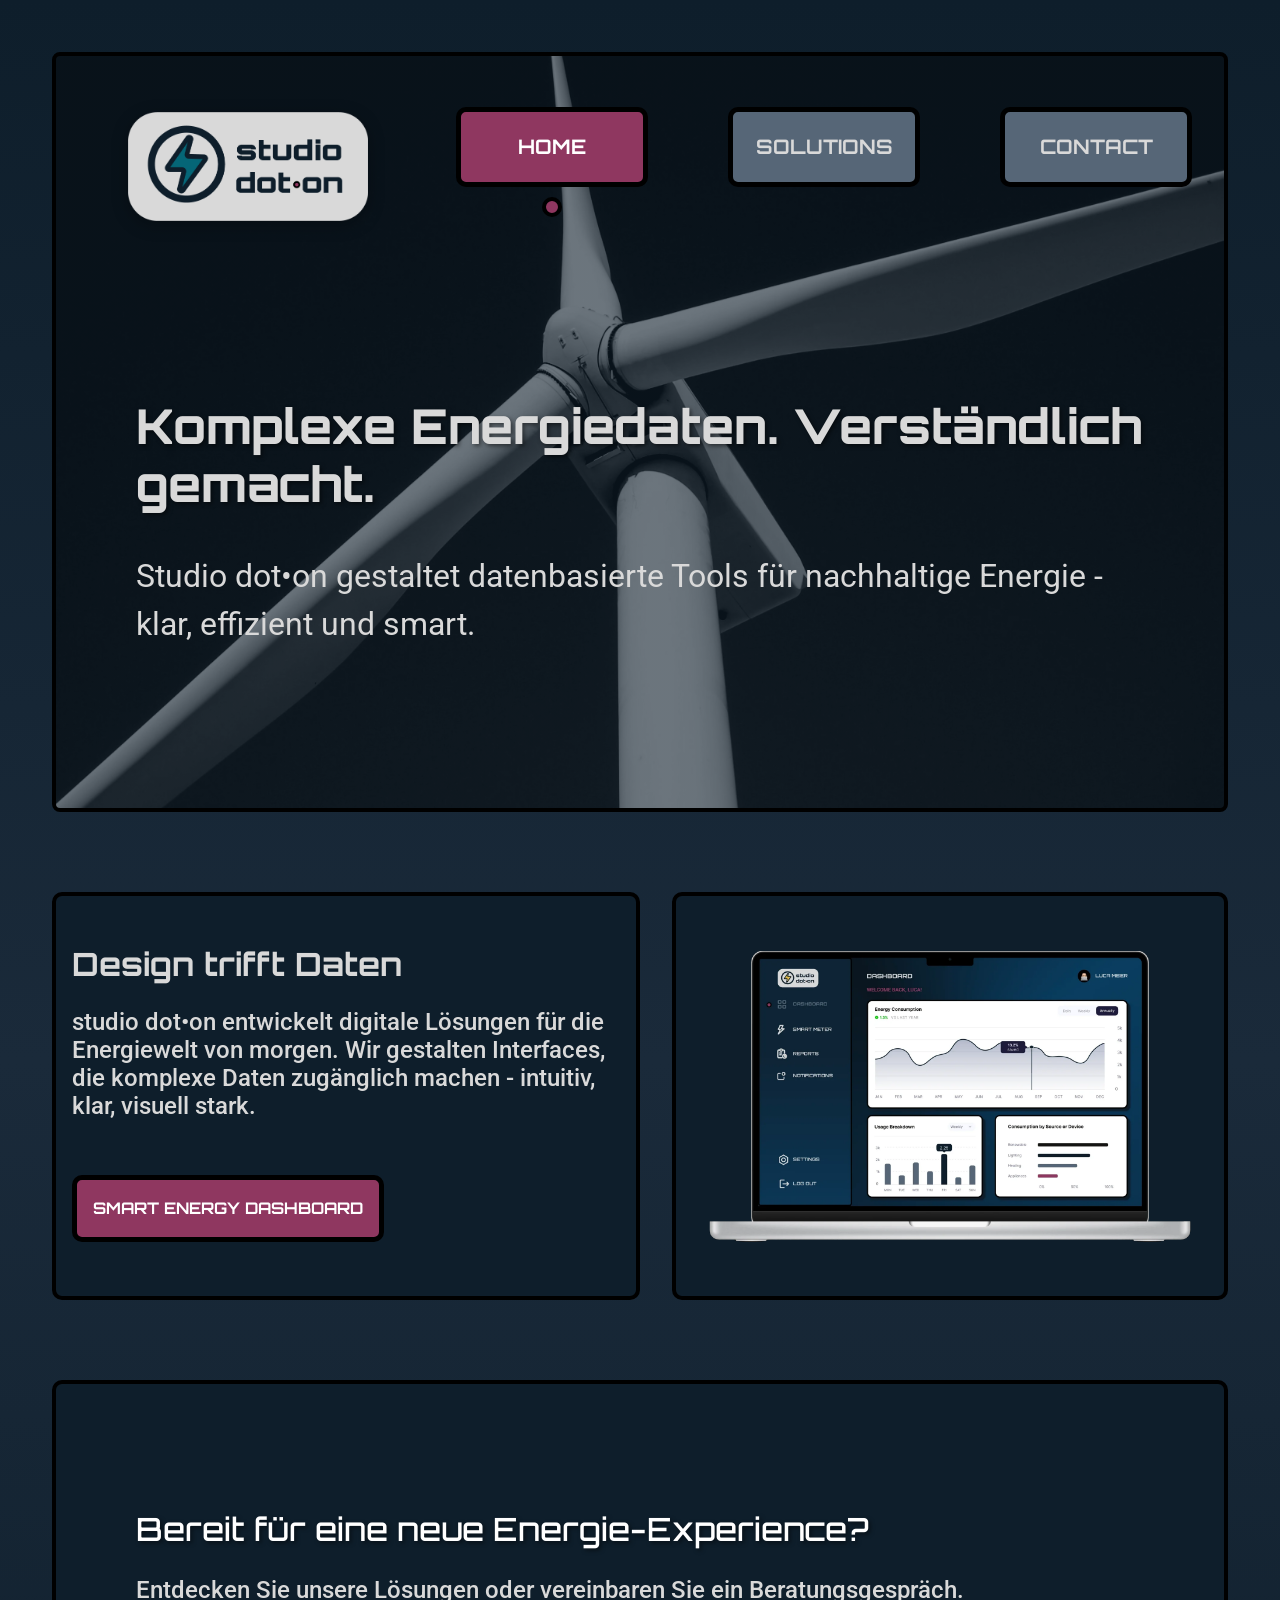
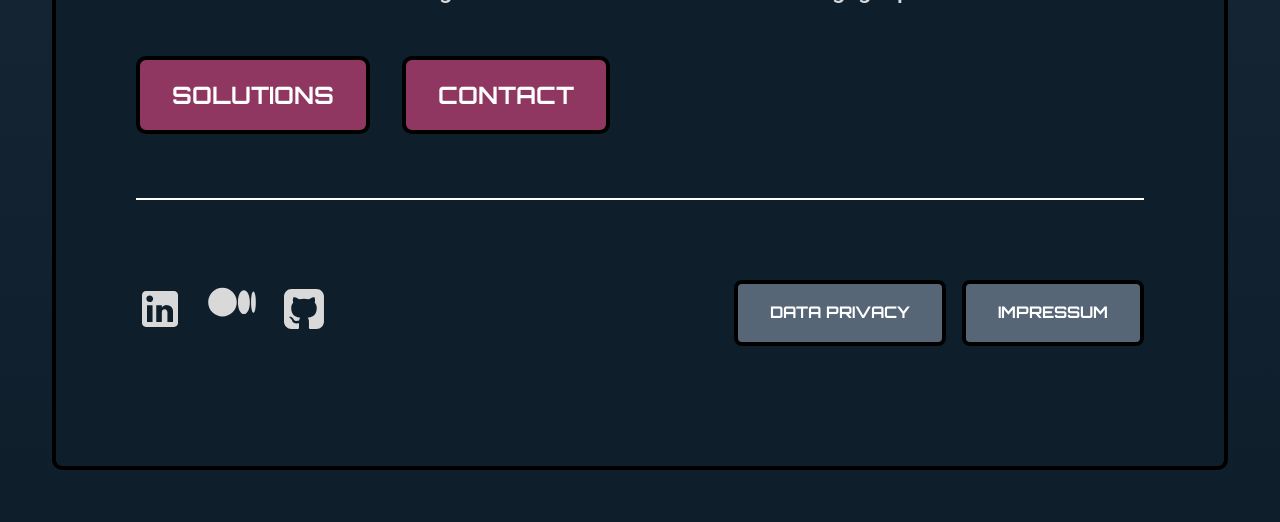
<file: index.html>
<!DOCTYPE html>
<html lang="de">

<head>
  <meta charset="UTF-8">
  <meta name="viewport" content="width=device-width, initial-scale=1.0">
  <meta name="description"
    content="Studio dot•on entwickelt digitale Lösungen für die Energiewelt von morgen. Wir gestalten Interfaces, die komplexe Daten zugänglich machen - intuitiv, klar, visuell stark.">
  <title>Studio dot•on</title>
  <link rel="icon" type="image/webp" href="images/favicon.webp">

  <link rel="stylesheet" href="assets/css/shared.css">
  <link rel="stylesheet" href="assets/css/main.css">
</head>

<body>
  <!-- Header Layout -->
  <header class="header-section hero-home">
    <nav class="header-nav">
      <a href="index.html" class="logo">
        <img src="images/logo.webp" alt="Studio dot•on Logo - Zurück zur Startseite">
      </a>

      <!-- Mobile Menu Toggle -->
      <input type="checkbox" id="mobile-menu-toggle" class="mobile-menu-toggle">
      <label for="mobile-menu-toggle" class="mobile-menu-button">
        <span class="hamburger-line"></span>
        <span class="hamburger-line"></span>
        <span class="hamburger-line"></span>
      </label>

      <ul class="main-nav">
        <li class="nav-item active">
          <a href="index.html" class="active">Home</a>
          <div class="dot-item"></div>
        </li>
        <li class="nav-item">
          <a href="solutions.html">Solutions</a>
        </li>
        <li class="nav-item">
          <a href="contact.html">Contact</a>
        </li>
      </ul>
    </nav>

    <div class="hero-content">
      <h1>Komplexe Energiedaten. Verständlich gemacht.</h1>
      <p>Studio dot•on gestaltet datenbasierte Tools für nachhaltige Energie - klar, effizient und smart.</p>
    </div>
  </header>

  <!-- Content Layout -->
  <main class="section" id="main-content">
    <section class="content-section">
      <h2>Design trifft Daten</h2>
      <p>studio dot•on entwickelt digitale Lösungen für die Energiewelt von morgen. Wir gestalten Interfaces, die
        komplexe Daten zugänglich machen - intuitiv, klar, visuell stark.</p>
      <ul>
        <li><a href="solutions.html">Smart Energy Dashboard</a></li>
      </ul>
    </section>

    <section class="preview-section">
      <picture>
        <source srcset="images/preview-sed.webp" type="image/webp">
        <img src="images/preview-sed.webp" alt="Erste Übersicht über das Smart Energy Dashboard Interface">
      </picture>
    </section>

  </main>

  <!-- Footer Layout -->

  <footer class="footer-section">
    <!-- Footer CTA -->
    <div class="footer-cta-section">
      <h2>Bereit für eine neue Energie-Experience?</h2>
      <p>Entdecken Sie unsere Lösungen oder vereinbaren Sie ein Beratungsgespräch.</p>
      <div class="footer-cta-buttons">
        <a href="solutions.html" class="cta-button">Solutions</a>
        <a href="contact.html" class="cta-button">Contact</a>
      </div>
    </div>

    <!-- Footer Social Media Left -->
    <div class="footer-bottom">
      <div class="footer-social">
        <a href="#" aria-label="LinkedIn">
          <img src="images/linkedin.svg" alt="LinkedIn Icon">
        </a>
        <a href="#" aria-label="Medium">
          <img src="images/medium.svg" alt="Medium Icon">
        </a>
        <a href="#" aria-label="GitHub">
          <img src="images/github.svg" alt="GitHub Icon">
        </a>
      </div>

      <!-- Footer Legal Right -->
      <div class="footer-legal">
        <a href="data-privacy.html" class="legal-button">Data Privacy</a>
        <a href="impressum.html" class="legal-button">Impressum</a>
      </div>
    </div>
  </footer>

</body>

</html>
</file>
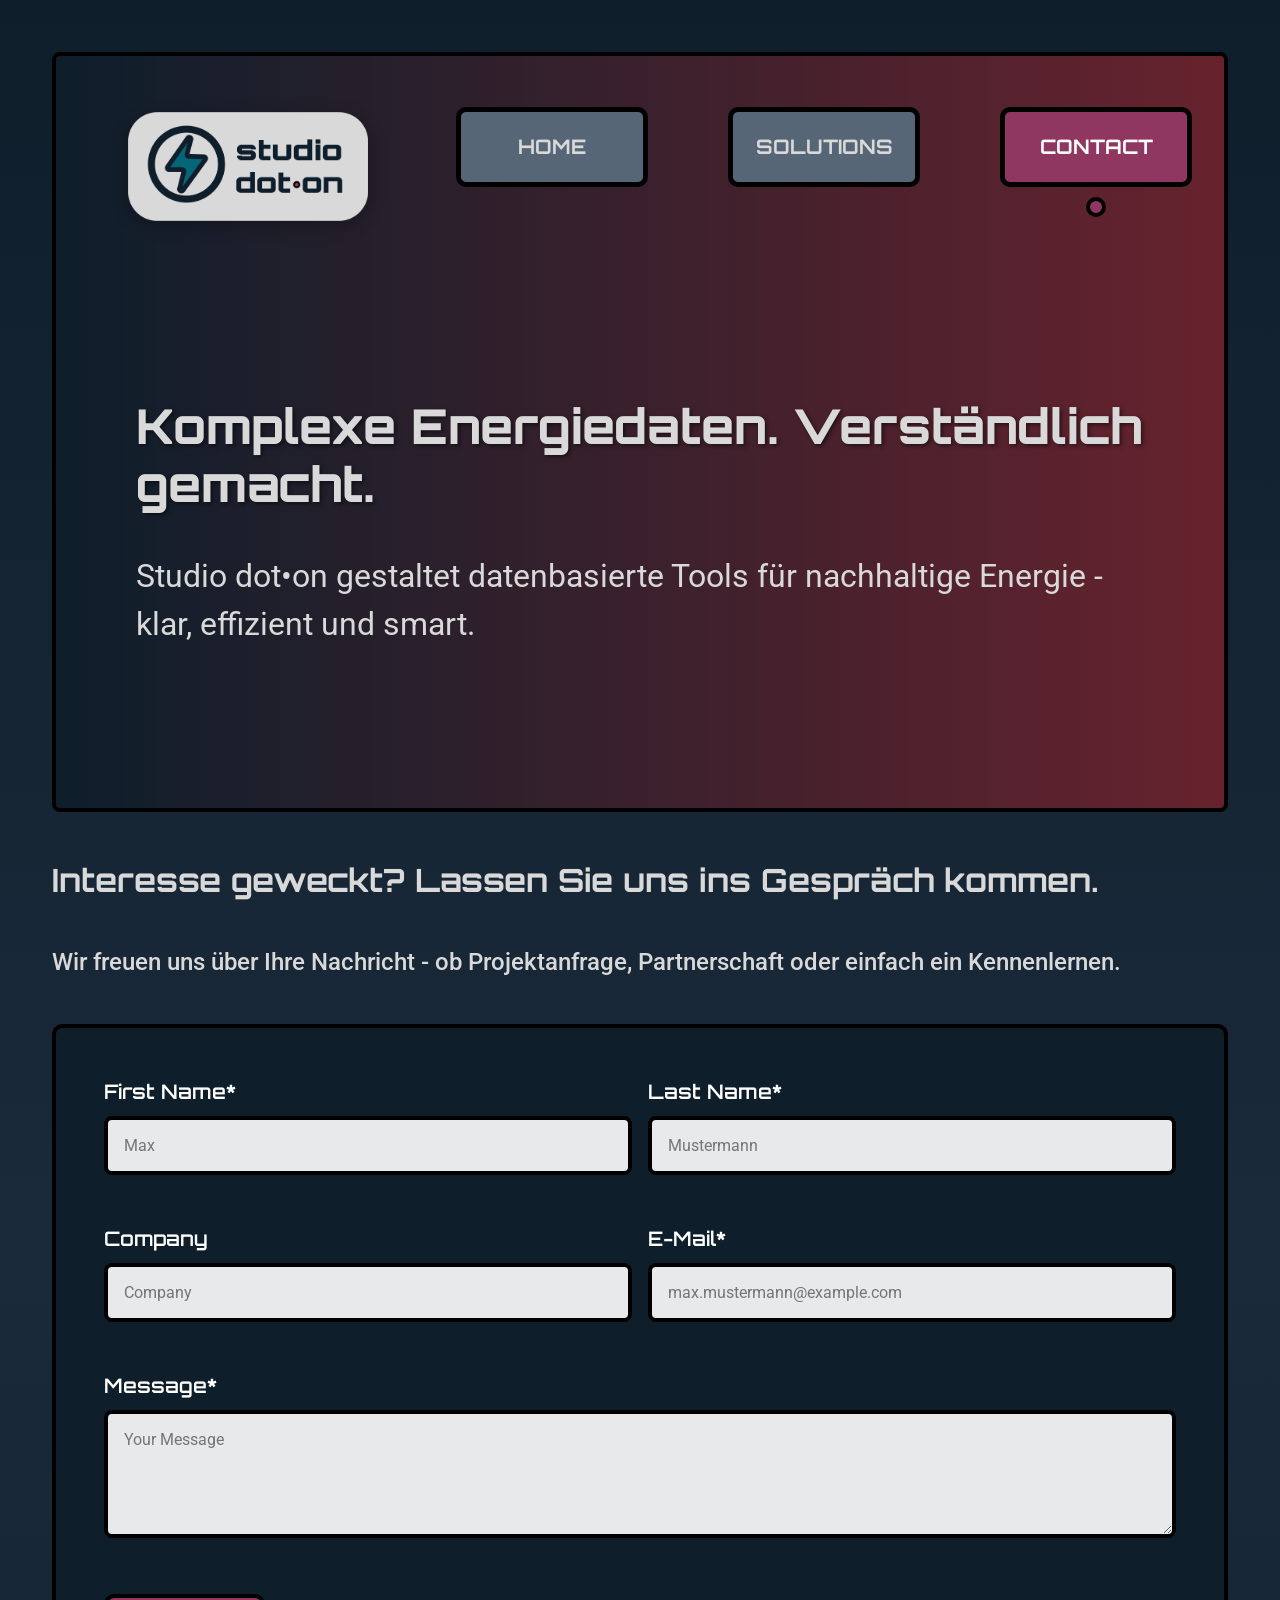
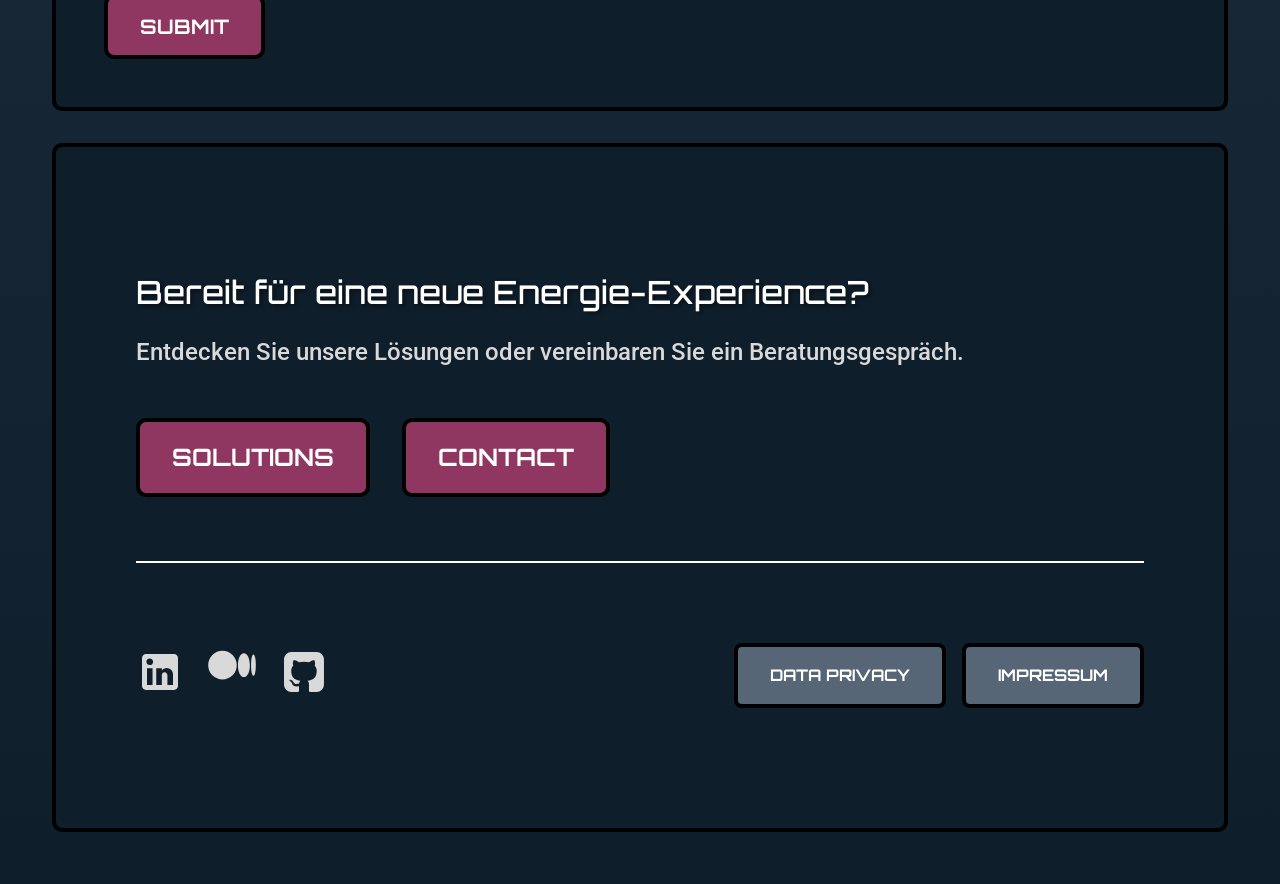
<file: contact.html>
<!DOCTYPE html>
<html lang="de">

<head>
  <meta charset="UTF-8">
  <meta name="viewport" content="width=device-width, initial-scale=1.0">
  <meta name="description"
    content="Kontaktieren Sie Studio dot•on für Projektanfragen, Partnerschaften oder ein Kennenlernen. Wir freuen uns über Ihre Nachricht.">
  <title>Studio dot•on - Contact</title>
  <link rel="icon" type="image/webp" href="images/favicon.webp">

  <link rel="stylesheet" href="assets/css/shared.css">
  <link rel="stylesheet" href="assets/css/contact.css">
</head>

<body>
  <!-- Header Layout -->
  <header class="header-section hero-contact">
    <nav class="header-nav">
      <a href="index.html" class="logo">
        <img src="images/logo.webp" alt="Studio dot•on Logo -  Zurück zur Startseite">
      </a>

      <!-- Mobile Menu Toggle -->
      <input type="checkbox" id="mobile-menu-toggle" class="mobile-menu-toggle">
      <label for="mobile-menu-toggle" class="mobile-menu-button">
        <span class="hamburger-line"></span>
        <span class="hamburger-line"></span>
        <span class="hamburger-line"></span>
      </label>

      <ul class="main-nav">
        <li class="nav-item">
          <a href="index.html">Home</a>
        </li>
        <li class="nav-item">
          <a href="solutions.html">Solutions</a>
        </li>
        <li class="nav-item active">
          <a href="contact.html" class="active">Contact</a>
          <div class="dot-item"></div>
        </li>
      </ul>
    </nav>

    <div class="hero-content">
      <h1>Komplexe Energiedaten. Verständlich gemacht.</h1>
      <p>Studio dot•on gestaltet datenbasierte Tools für nachhaltige Energie - klar, effizient und smart.</p>
    </div>
  </header>

  <!-- Content Layout -->
  <main id="main-content">
    <h2 class="section-title">Interesse geweckt? Lassen Sie uns ins Gespräch kommen.</h2>
    <p class="section-subtitle">Wir freuen uns über Ihre Nachricht - ob Projektanfrage, Partnerschaft oder einfach ein
      Kennenlernen.</p>

    <section class="contact-form">
      <!-- Contact Form -->
      <form action="#" method="post">

        <!-- Input Field: Name -->
        <div class="form-group">
          <label for="name">First Name*</label>
          <input id="name" name="name" type="text" placeholder="Max" autocomplete="given-name" required>
        </div>

        <!-- Input Field: Last Name -->
        <div class="form-group">
          <label for="last-name">Last Name*</label>
          <input id="last-name" name="last-name" type="text" placeholder="Mustermann" autocomplete="family-name" required>
        </div>

        <!-- Input Field: Company -->
        <div class="form-group">
          <label for="company">Company</label>
          <input id="company" name="company" type="text" placeholder="Company" autocomplete="organization">
        </div>

        <!-- Input Field: Email -->
        <div class="form-group">
          <label for="email">E-Mail*</label>
          <input id="email" name="email" type="email" placeholder="max.mustermann@example.com" autocomplete="email"
            required>
        </div>

        <!-- Input Field: Message -->
        <div class="form-group">
          <label for="message">Message*</label>
          <textarea id="message" name="message" placeholder="Your Message" required></textarea>
        </div>

        <!-- Submit Button -->
        <button type="submit" class="submit-button">Submit</button>
      </form>
      <!-- End of Contact Form -->
    </section>
  </main>

  <!-- Footer Layout -->

  <footer class="footer-section">
    <!-- Footer CTA -->
    <div class="footer-cta-section">
      <h2>Bereit für eine neue Energie-Experience?</h2>
      <p>Entdecken Sie unsere Lösungen oder vereinbaren Sie ein Beratungsgespräch.</p>
      <div class="footer-cta-buttons">
        <a href="solutions.html" class="cta-button">Solutions</a>
        <a href="contact.html" class="cta-button">Contact</a>
      </div>
    </div>

    <!-- Footer Social Media Left -->
    <div class="footer-bottom">
      <div class="footer-social">
        <a href="#" aria-label="LinkedIn">
          <img src="images/linkedin.svg" alt="LinkedIn Icon">
        </a>
        <a href="#" aria-label="Medium">
          <img src="images/medium.svg" alt="Medium Icon">
        </a>
        <a href="#" aria-label="GitHub">
          <img src="images/github.svg" alt="GitHub Icon">
        </a>
      </div>

      <!-- Footer Legal Right -->
      <div class="footer-legal">
        <a href="data-privacy.html" class="legal-button">Data Privacy</a>
        <a href="impressum.html" class="legal-button">Impressum</a>
      </div>
    </div>
  </footer>

</body>

</html>
</file>
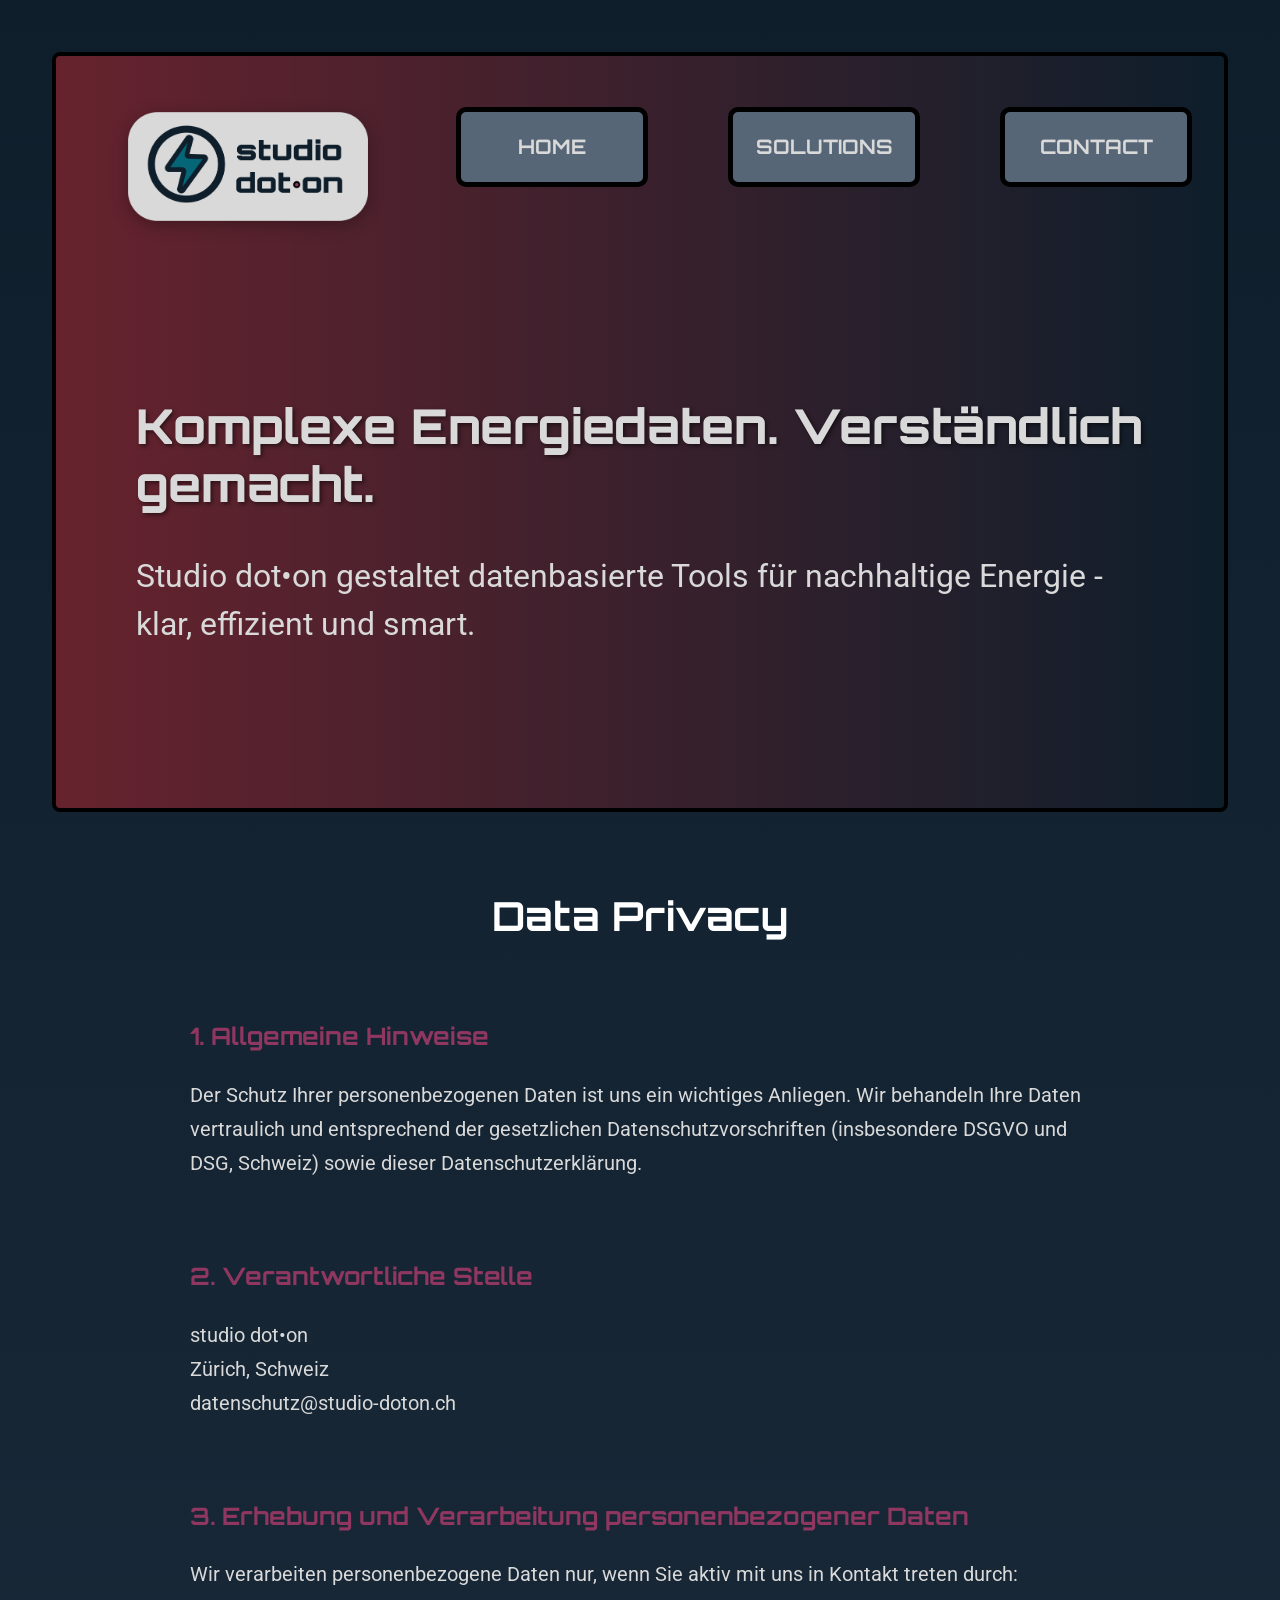
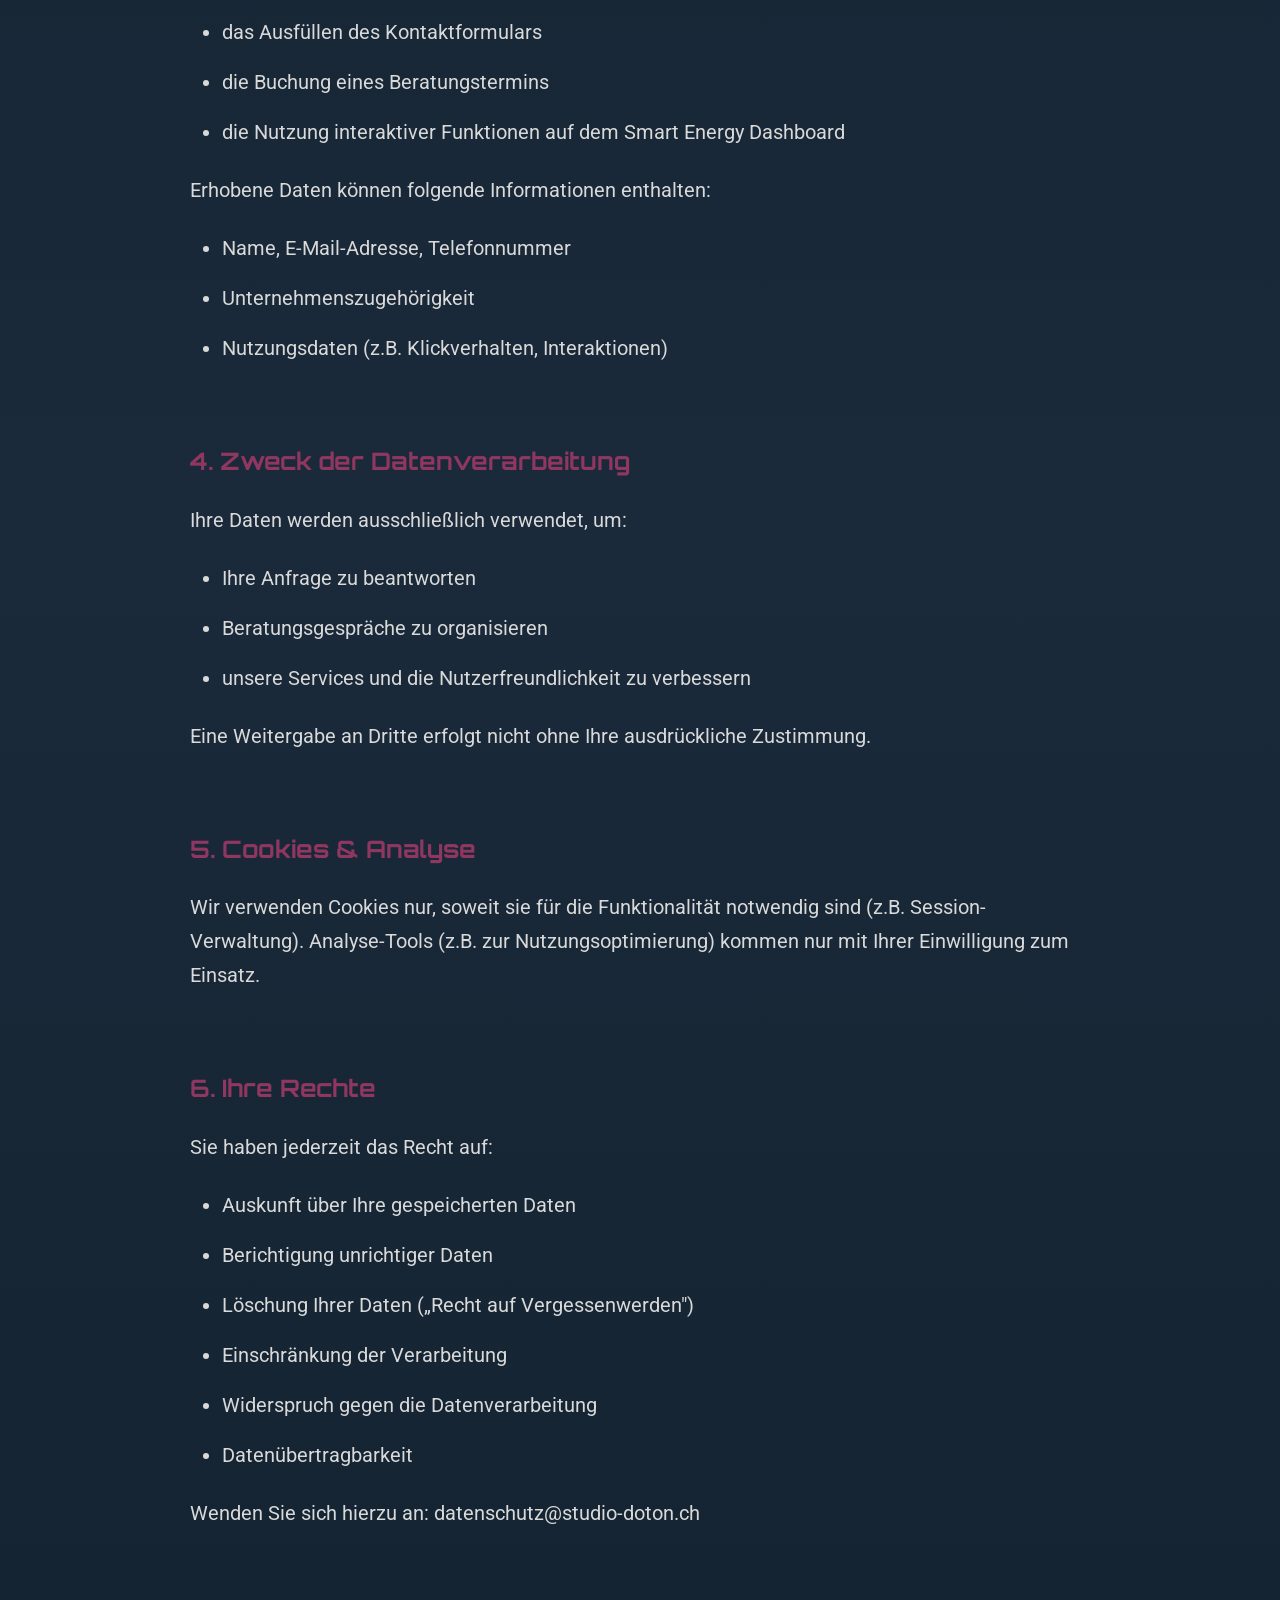
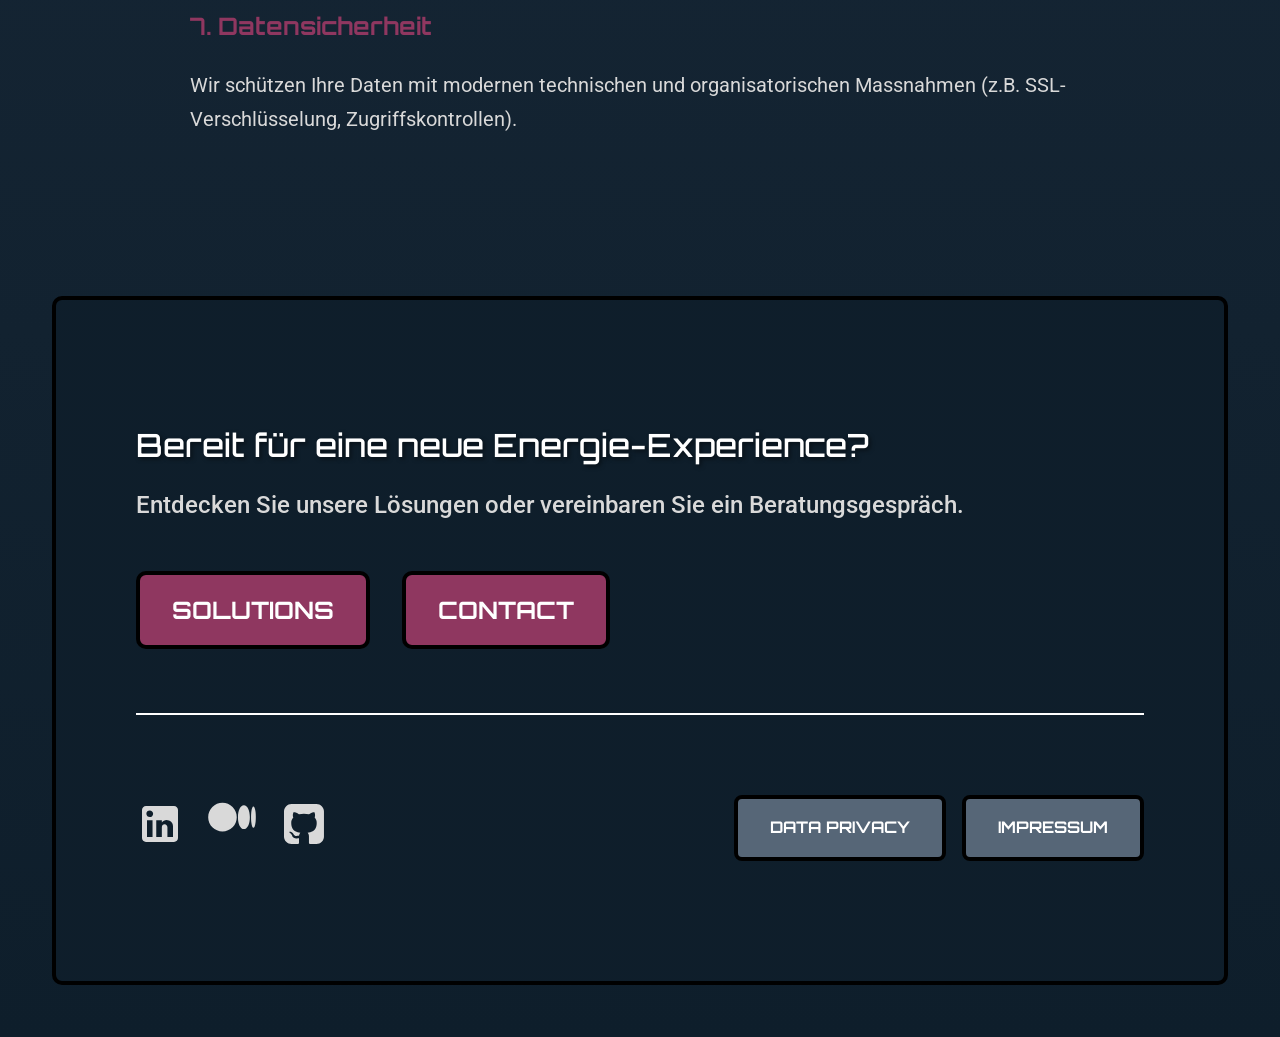
<file: data-privacy.html>
<!DOCTYPE html>
<html lang="de">

<head>
  <meta charset="UTF-8">
  <meta name="viewport" content="width=device-width, initial-scale=1.0">
  <meta name="description"
    content="Datenschutzerklärung von Studio dot•on - Informationen zum Schutz und zur Verarbeitung Ihrer personenbezogenen Daten gemäss DSGVO.">
  <title>Studio dot•on - Data Privacy</title>
  <link rel="icon" type="image/webp" href="images/favicon.webp">

  <link rel="stylesheet" href="assets/css/shared.css">
  <link rel="stylesheet" href="assets/css/data-privacy.css">
</head>

<body>
  <!-- Header Layout -->
  <header class="header-section hero-legal">
    <nav class="header-nav">
      <a href="index.html" class="logo">
        <img src="images/logo.webp" alt="Studio dot•on Logo - Zurück zur Startseite">
      </a>

      <!-- Mobile Menu Toggle -->
      <input type="checkbox" id="mobile-menu-toggle" class="mobile-menu-toggle">
      <label for="mobile-menu-toggle" class="mobile-menu-button">
        <span class="hamburger-line"></span>
        <span class="hamburger-line"></span>
        <span class="hamburger-line"></span>
      </label>

      <ul class="main-nav">
        <li class="nav-item">
          <a href="index.html">Home</a>
        </li>
        <li class="nav-item">
          <a href="solutions.html">Solutions</a>
        </li>
        <li class="nav-item">
          <a href="contact.html">Contact</a>
        </li>
      </ul>
    </nav>

    <div class="hero-content">
      <h1>Komplexe Energiedaten. Verständlich gemacht.</h1>
      <p>Studio dot•on gestaltet datenbasierte Tools für nachhaltige Energie - klar, effizient und smart.</p>
    </div>
  </header>

  <!-- Content Layout -->
  <main id="main-content">
    <div class="content-container">
      <h2 class="section-title">Data Privacy</h2>

      <section class="privacy-section">
        <h3>1. Allgemeine Hinweise</h3>
        <p>
          Der Schutz Ihrer personenbezogenen Daten ist uns ein wichtiges Anliegen. Wir behandeln Ihre Daten vertraulich
          und entsprechend der gesetzlichen Datenschutzvorschriften (insbesondere DSGVO und DSG, Schweiz) sowie dieser
          Datenschutzerklärung.
        </p>
      </section>

      <section class="privacy-section">
        <h3>2. Verantwortliche Stelle</h3>
        <p>
          studio dot•on<br>
          Zürich, Schweiz<br>
          datenschutz@studio-doton.ch
        </p>
      </section>

      <section class="privacy-section">
        <h3>3. Erhebung und Verarbeitung personenbezogener Daten</h3>
        <p>Wir verarbeiten personenbezogene Daten nur, wenn Sie aktiv mit uns in Kontakt treten durch:</p>
        <ul>
          <li>das Ausfüllen des Kontaktformulars</li>
          <li>die Buchung eines Beratungstermins</li>
          <li>die Nutzung interaktiver Funktionen auf dem Smart Energy Dashboard</li>
        </ul>
        <p>Erhobene Daten können folgende Informationen enthalten:</p>
        <ul>
          <li>Name, E-Mail-Adresse, Telefonnummer</li>
          <li>Unternehmenszugehörigkeit</li>
          <li>Nutzungsdaten (z.B. Klickverhalten, Interaktionen)</li>
        </ul>
      </section>

      <section class="privacy-section">
        <h3>4. Zweck der Datenverarbeitung</h3>
        <p>Ihre Daten werden ausschließlich verwendet, um:</p>
        <ul>
          <li>Ihre Anfrage zu beantworten</li>
          <li>Beratungsgespräche zu organisieren</li>
          <li>unsere Services und die Nutzerfreundlichkeit zu verbessern</li>
        </ul>
        <p>Eine Weitergabe an Dritte erfolgt nicht ohne Ihre ausdrückliche Zustimmung.</p>
      </section>

      <section class="privacy-section">
        <h3>5. Cookies & Analyse</h3>
        <p>
          Wir verwenden Cookies nur, soweit sie für die Funktionalität notwendig sind (z.B. Session-Verwaltung).
          Analyse-Tools (z.B. zur Nutzungsoptimierung) kommen nur mit Ihrer Einwilligung zum Einsatz.
        </p>
      </section>

      <section class="privacy-section">
        <h3>6. Ihre Rechte</h3>
        <p>Sie haben jederzeit das Recht auf:</p>
        <ul>
          <li>Auskunft über Ihre gespeicherten Daten</li>
          <li>Berichtigung unrichtiger Daten</li>
          <li>Löschung Ihrer Daten („Recht auf Vergessenwerden")</li>
          <li>Einschränkung der Verarbeitung</li>
          <li>Widerspruch gegen die Datenverarbeitung</li>
          <li>Datenübertragbarkeit</li>
        </ul>
        <p>Wenden Sie sich hierzu an: datenschutz@studio-doton.ch</p>
      </section>

      <section class="privacy-section">
        <h3>7. Datensicherheit</h3>
        <p>
          Wir schützen Ihre Daten mit modernen technischen und organisatorischen Massnahmen (z.B. SSL-Verschlüsselung,
          Zugriffskontrollen).
        </p>
      </section>
    </div>
  </main>

  <!-- Footer Layout -->

  <footer class="footer-section">
    <!-- Footer CTA -->
    <div class="footer-cta-section">
      <h2>Bereit für eine neue Energie-Experience?</h2>
      <p>Entdecken Sie unsere Lösungen oder vereinbaren Sie ein Beratungsgespräch.</p>
      <div class="footer-cta-buttons">
        <a href="solutions.html" class="cta-button">Solutions</a>
        <a href="contact.html" class="cta-button">Contact</a>
      </div>
    </div>

    <!-- Footer Social Media Left -->
    <div class="footer-bottom">
      <div class="footer-social">
        <a href="#" aria-label="LinkedIn">
          <img src="images/linkedin.svg" alt="LinkedIn Icon">
        </a>
        <a href="#" aria-label="Medium">
          <img src="images/medium.svg" alt="Medium Icon">
        </a>
        <a href="#" aria-label="GitHub">
          <img src="images/github.svg" alt="GitHub Icon">
        </a>
      </div>

      <!-- Footer Legal Right -->
      <div class="footer-legal">
        <a href="data-privacy.html" class="legal-button">Data Privacy</a>
        <a href="impressum.html" class="legal-button">Impressum</a>
      </div>
    </div>
  </footer>

</body>

</html>
</file>
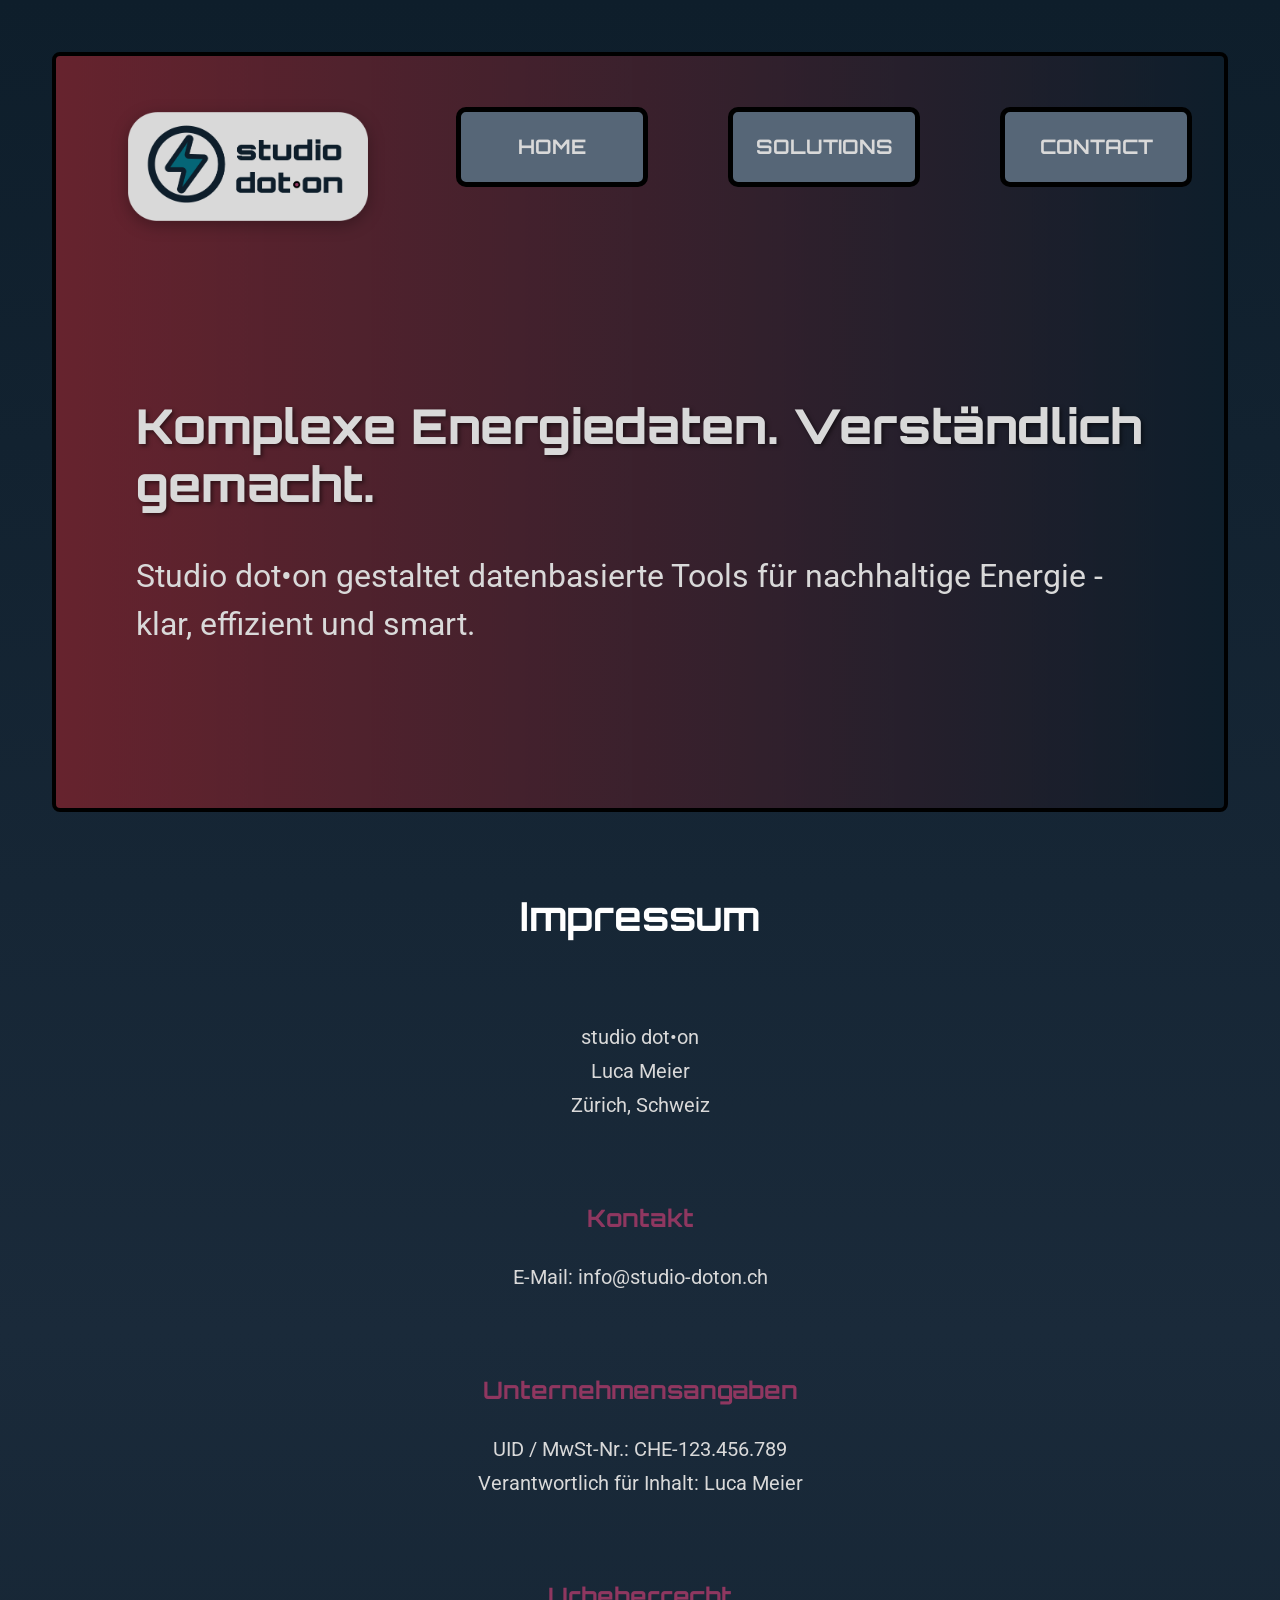
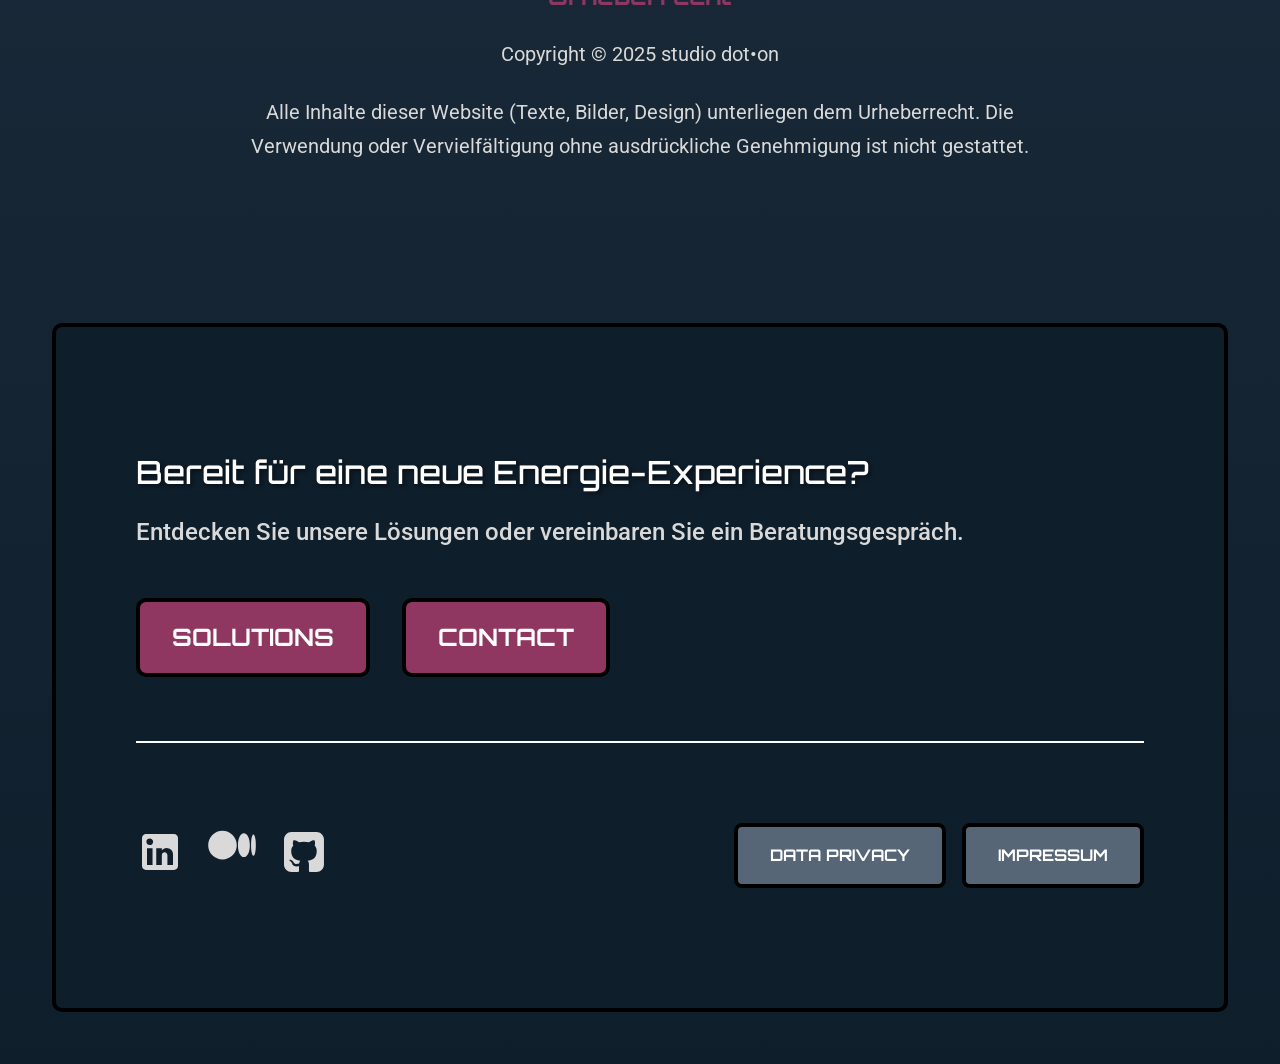
<file: impressum.html>
<!DOCTYPE html>
<html lang="de">

<head>
  <meta charset="UTF-8">
  <meta name="viewport" content="width=device-width, initial-scale=1.0">
  <meta name="description"
    content="Impressum von Studio dot•on - Rechtliche Informationen und Kontaktdaten des Unternehmens.">
  <title>Studio dot•on - Impressum</title>
  <link rel="icon" type="image/webp" href="images/favicon.webp">

  <link rel="stylesheet" href="assets/css/shared.css">
  <link rel="stylesheet" href="assets/css/impressum.css">
</head>

<body>
  <!-- Header Layout -->
  <header class="header-section hero-legal">
    <nav class="header-nav">
      <a href="index.html" class="logo">
        <img src="images/logo.webp" alt="Studio dot•on Logo -  Zurück zur Startseite">
      </a>

      <!-- Mobile Menu Toggle -->
      <input type="checkbox" id="mobile-menu-toggle" class="mobile-menu-toggle">
      <label for="mobile-menu-toggle" class="mobile-menu-button">
        <span class="hamburger-line"></span>
        <span class="hamburger-line"></span>
        <span class="hamburger-line"></span>
      </label>

      <ul class="main-nav">
        <li class="nav-item">
          <a href="index.html">Home</a>
        </li>
        <li class="nav-item">
          <a href="solutions.html">Solutions</a>
        </li>
        <li class="nav-item">
          <a href="contact.html">Contact</a>
        </li>
      </ul>
    </nav>

    <div class="hero-content">
      <h1>Komplexe Energiedaten. Verständlich gemacht.</h1>
      <p>Studio dot•on gestaltet datenbasierte Tools für nachhaltige Energie - klar, effizient und smart.</p>
    </div>
  </header>

  <!-- Content Layout -->
  <main id="main-content">
    <div class="content-container">
      <h2 class="section-title">Impressum</h2>

      <section class="impressum-section">
        <p>studio dot•on<br>
          Luca Meier<br>
          Zürich, Schweiz
        </p>
      </section>

      <section class="impressum-section">
        <h3>Kontakt</h3>
        <p>
          E-Mail: info@studio-doton.ch
        </p>
      </section>

      <section class="impressum-section">
        <h3>Unternehmensangaben</h3>
        <p>
          UID / MwSt-Nr.: CHE-123.456.789<br>
          Verantwortlich für Inhalt: Luca Meier
        </p>
      </section>

      <section class="impressum-section">
        <h3>Urheberrecht</h3>
        <p>
          Copyright © 2025 studio dot•on
        </p>
        <p>
          Alle Inhalte dieser Website (Texte, Bilder, Design) unterliegen dem Urheberrecht.
          Die Verwendung oder Vervielfältigung ohne ausdrückliche Genehmigung ist nicht gestattet.
        </p>
      </section>
    </div>
  </main>

  <!-- Footer Layout -->

  <footer class="footer-section">
    <!-- Footer CTA -->
    <div class="footer-cta-section">
      <h2>Bereit für eine neue Energie-Experience?</h2>
      <p>Entdecken Sie unsere Lösungen oder vereinbaren Sie ein Beratungsgespräch.</p>
      <div class="footer-cta-buttons">
        <a href="solutions.html" class="cta-button">Solutions</a>
        <a href="contact.html" class="cta-button">Contact</a>
      </div>
    </div>

    <!-- Footer Social Media Left -->
    <div class="footer-bottom">
      <div class="footer-social">
        <a href="#" aria-label="LinkedIn">
          <img src="images/linkedin.svg" alt="LinkedIn Icon">
        </a>
        <a href="#" aria-label="Medium">
          <img src="images/medium.svg" alt="Medium Icon">
        </a>
        <a href="#" aria-label="GitHub">
          <img src="images/github.svg" alt="GitHub Icon">
        </a>
      </div>

      <!-- Footer Legal Right -->
      <div class="footer-legal">
        <a href="data-privacy.html" class="legal-button">Data Privacy</a>
        <a href="impressum.html" class="legal-button">Impressum</a>
      </div>
    </div>
  </footer>

</body>

</html>
</file>
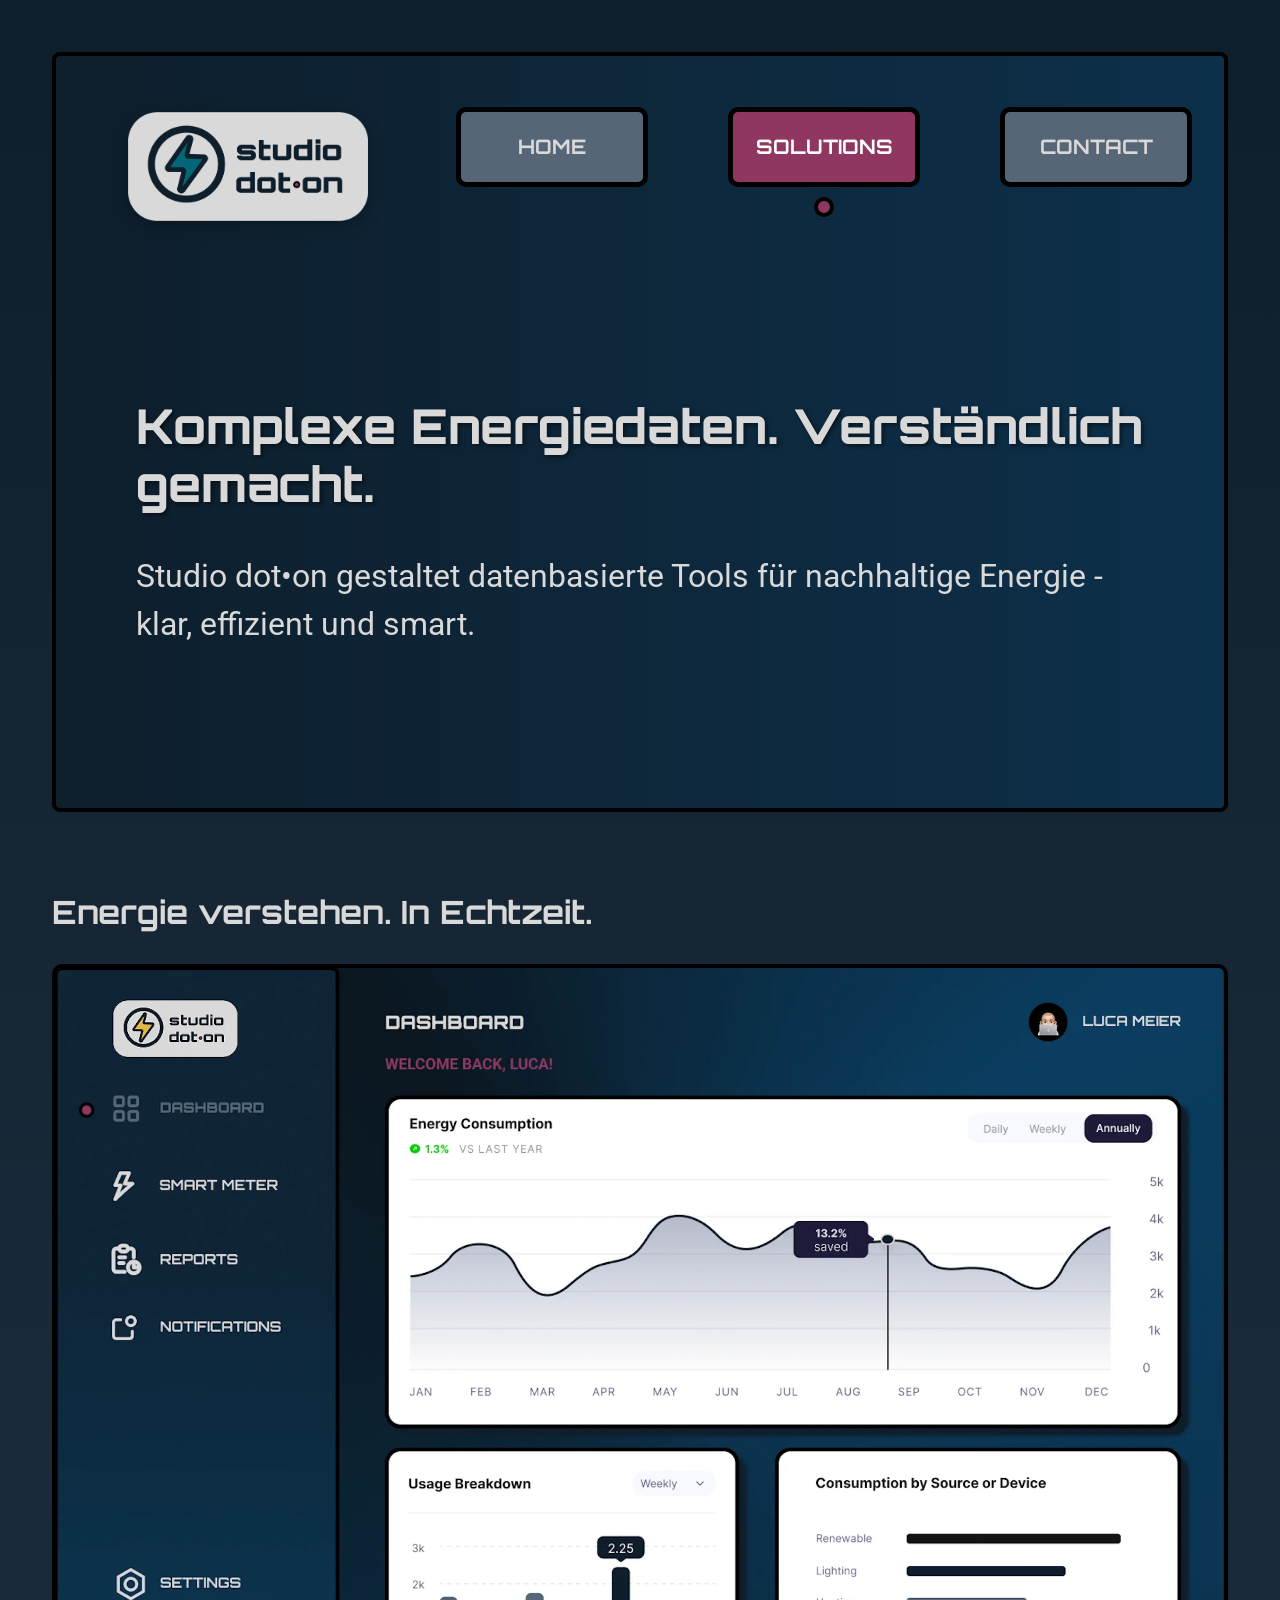
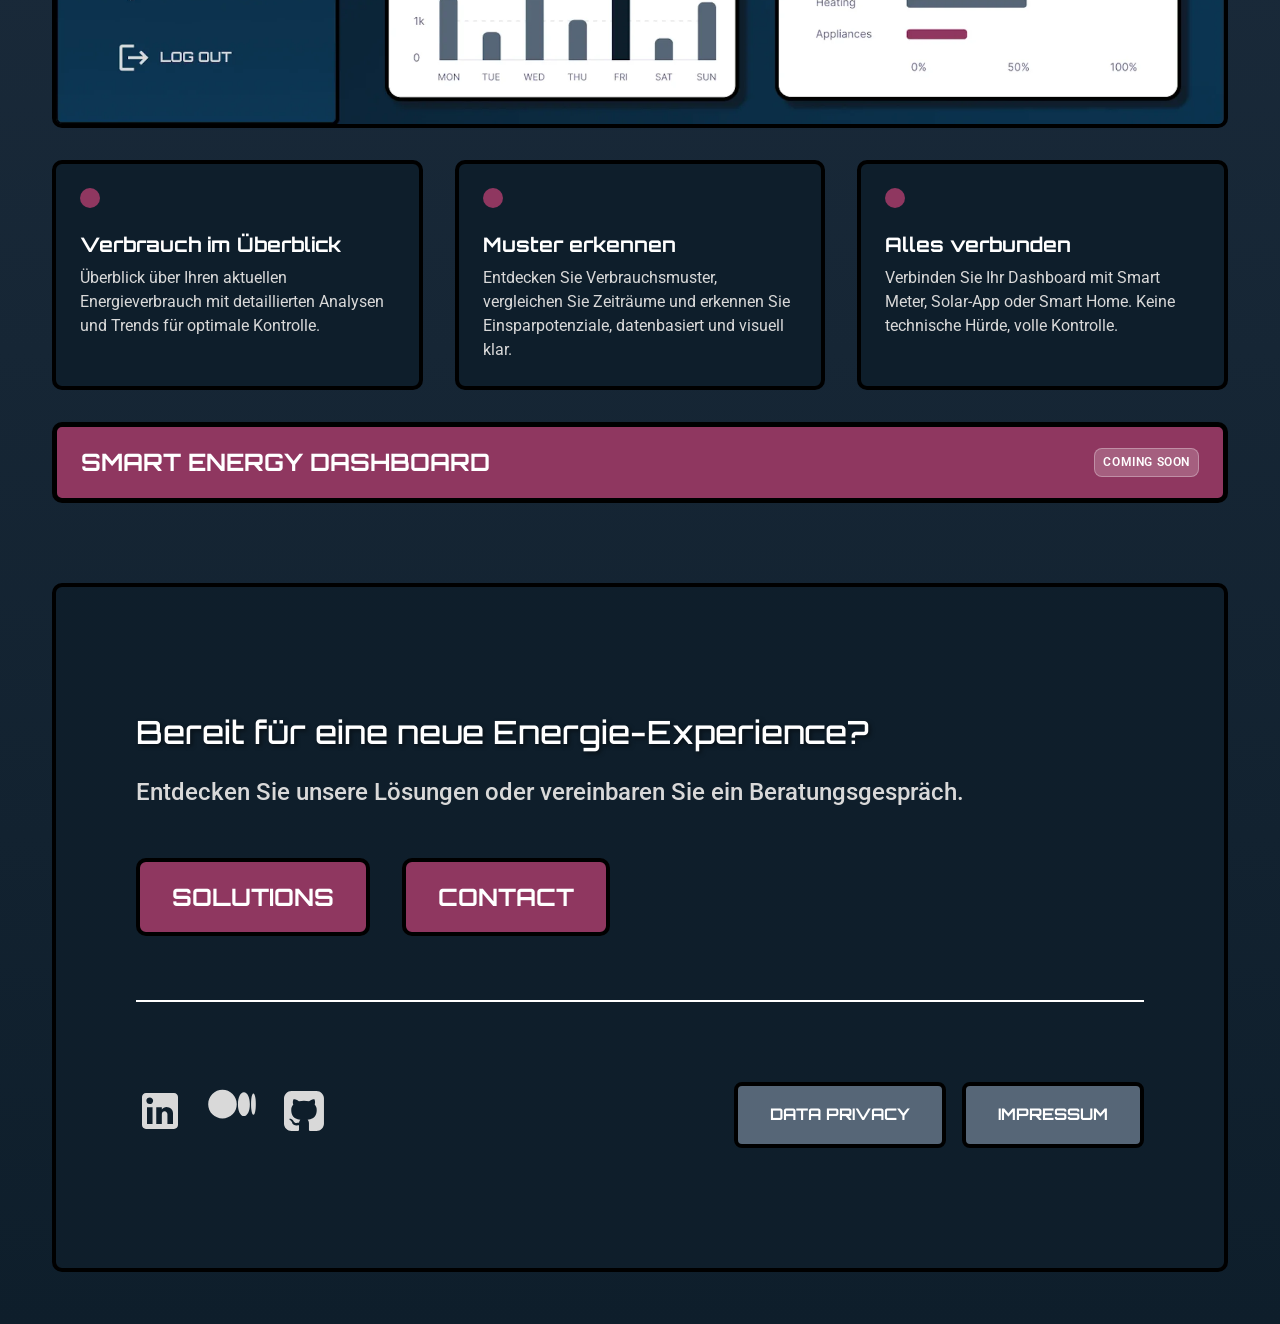
<file: solutions.html>
<!DOCTYPE html>
<html lang="de">

<head>
  <meta charset="UTF-8">
  <meta name="viewport" content="width=device-width, initial-scale=1.0">
  <meta name="description"
    content="Entdecken Sie das Smart Energy Dashboard von Studio dot•on - Verstehen Sie Ihren Energieverbrauch in Echtzeit mit detaillierten Analysen und klaren Visualisierungen.">
  <title>Studio dot•on - Solutions</title>
  <link rel="icon" type="image/webp" href="images/favicon.webp">

  <link rel="stylesheet" href="assets/css/shared.css">
  <link rel="stylesheet" href="assets/css/solutions.css">
</head>

<body>
  <!-- Header Layout -->
  <header class="header-section hero-solutions">
    <nav class="header-nav">
      <a href="index.html" class="logo">
        <img src="images/logo.webp" alt="Studio dot•on Logo -  Zurück zur Startseite">
      </a>

      <!-- Mobile Menu Toggle -->
      <input type="checkbox" id="mobile-menu-toggle" class="mobile-menu-toggle">
      <label for="mobile-menu-toggle" class="mobile-menu-button">
        <span class="hamburger-line"></span>
        <span class="hamburger-line"></span>
        <span class="hamburger-line"></span>
      </label>

      <ul class="main-nav">
        <li class="nav-item">
          <a href="index.html">Home</a>
        </li>
        <li class="nav-item active">
          <a href="solutions.html" class="active">Solutions</a>
          <div class="dot-item"></div>
        </li>
        <li class="nav-item">
          <a href="contact.html">Contact</a>
        </li>
      </ul>
    </nav>

    <div class="hero-content">
      <h1>Komplexe Energiedaten. Verständlich gemacht.</h1>
      <p>Studio dot•on gestaltet datenbasierte Tools für nachhaltige Energie - klar, effizient und smart.</p>
    </div>
  </header>

  <!-- Content Layout -->
  <main class="solutions-section" id="main-content">
    <h2 class="section-title">Energie verstehen. In Echtzeit.</h2>

    <!-- Dashboard Showcase -->
    <figure class="solution-showcase">
      <img src="images/dashboard.webp" alt="Smart Energy Dashboard Gesamtansicht">
    </figure>

    <!-- Feature Cards -->
    <div class="solutions-grid">
      <article class="solution-card">
        <span class="solution-dot" aria-hidden="true"></span>
        <h3>Verbrauch im Überblick</h3>
        <p>Überblick über Ihren aktuellen Energieverbrauch mit detaillierten Analysen und Trends für optimale Kontrolle.</p>
      </article>
      <article class="solution-card">
        <span class="solution-dot" aria-hidden="true"></span>
        <h3>Muster erkennen</h3>
        <p>Entdecken Sie Verbrauchsmuster, vergleichen Sie Zeiträume und erkennen Sie Einsparpotenziale, datenbasiert und visuell klar.</p>
      </article>
      <article class="solution-card">
        <span class="solution-dot" aria-hidden="true"></span>
        <h3>Alles verbunden</h3>
        <p>Verbinden Sie Ihr Dashboard mit Smart Meter, Solar-App oder Smart Home. Keine technische Hürde, volle Kontrolle.</p>
      </article>
    </div>

    <!-- Smart Energy Dashboard CTA -->
    <div class="solution-cta">
      <a href="#" class="app-link coming-soon" aria-label="Smart Energy Dashboard - Coming Soon">
        <span>Smart Energy Dashboard</span>
        <span class="badge">Coming Soon</span>
      </a>
    </div>
  </main>

  <!-- Footer Layout -->

  <footer class="footer-section">
    <!-- Footer CTA -->
    <div class="footer-cta-section">
      <h2>Bereit für eine neue Energie-Experience?</h2>
      <p>Entdecken Sie unsere Lösungen oder vereinbaren Sie ein Beratungsgespräch.</p>
      <div class="footer-cta-buttons">
        <a href="solutions.html" class="cta-button">Solutions</a>
        <a href="contact.html" class="cta-button">Contact</a>
      </div>
    </div>

    <!-- Footer Social Media Left -->
    <div class="footer-bottom">
      <div class="footer-social">
        <a href="#" aria-label="LinkedIn">
          <img src="images/linkedin.svg" alt="LinkedIn Icon">
        </a>
        <a href="#" aria-label="Medium">
          <img src="images/medium.svg" alt="Medium Icon">
        </a>
        <a href="#" aria-label="GitHub">
          <img src="images/github.svg" alt="GitHub Icon">
        </a>
      </div>

      <!-- Footer Legal Right -->
      <div class="footer-legal">
        <a href="data-privacy.html" class="legal-button">Data Privacy</a>
        <a href="impressum.html" class="legal-button">Impressum</a>
      </div>
    </div>
  </footer>

</body>

</html>
</file>
<file: assets/css/shared.css>
@import url('variables.css');

/* Small Reset */
*::before,
*::after,
* {
  box-sizing: border-box;
  margin: 0;
  padding: 0;
}

/* Typography */
@font-face {
  font-family: "Orbitron";
  src: url(../../fonts/Orbitron/Orbitron-VariableFont_wght.ttf) format('truetype');
  font-display: swap;
}

@font-face {
  font-family: "Roboto";
  src: url(../../fonts/Roboto/Roboto-VariableFont_wdth,wght.ttf) format('truetype');
  font-display: swap;
}

/* Base Styles */
html {
  scroll-behavior: smooth;
}

body {
  font-family: var(--font-body);
  color: var(--color-light-grey);
  background: var(--color-linear-blue);
  padding: 3.25rem;
  line-height: 1.6;
}

/* ========================================
   HEADER STYLES
   ======================================== */

/* Header Section */
.header-section {
  width: 100%;
  min-height: 75vh;
  background-size: cover;
  background-position: center;
  position: relative;
  display: flex;
  flex-direction: column;
  border-radius: 0.5rem;
  border: 0.25rem solid #000;
  background: linear-gradient(0deg, rgba(14, 30, 43, 0.60) 0%, rgba(14, 30, 43, 0.60) 100%), url(../../images/wind-power-station.webp) lightgray 50% / cover no-repeat;
}

/* Hero Backgrounds */
.hero-home {
  background: linear-gradient(0deg, rgba(14, 30, 43, 0.60) 0%, rgba(14, 30, 43, 0.60) 100%), url(../../images/wind-power-station.webp) lightgray 50% / cover no-repeat;
  background-position: center center;
}

.hero-solutions {
  background: linear-gradient(90deg, rgba(14, 30, 43, 1.0) 0%, rgba(12, 51, 80, 0.85) 100%), var(--color-navy);
  background-position: center center;
}

.hero-contact {
  background: linear-gradient(90deg, rgba(14, 30, 43, 1.0) 0%, rgba(140, 37, 47, 0.70) 100%), var(--color-navy);
  background-position: center center;
}

.hero-legal {
  background: linear-gradient(270deg, rgba(14, 30, 43, 1.0) 0%, rgba(140, 37, 47, 0.70) 100%), var(--color-navy);
  background-position: center center;
}

/* Navigation Header */
.header-nav {
  display: flex;
  justify-content: space-between;
  align-items: center;
  padding: 1rem 2rem;
}

.logo {
  display: flex;
  align-items: center;
  z-index: 10;
}

.logo img {
  width: 15rem;
  height: auto;
  flex-shrink: 0;
  aspect-ratio: 1231/560;
  max-width: 100%;
  margin-top: 2.5rem;
  filter: drop-shadow(0 0.25rem 0.5rem rgba(0, 0, 0, 0.3));
  transition: transform 0.3s ease, filter 0.3s ease;
  margin-left: 2.5rem;
}

.logo img:hover {
  transform: scale(1.05);
  filter: drop-shadow(0 0.25rem 0.5rem rgba(0, 0, 0, 0.3)) brightness(1.1);
}

.main-nav {
  display: flex;
  justify-content: center;
  align-items: center;
  list-style: none;
  gap: 5rem;
}

/* Navigation Links - Base Styles*/
.main-nav a {
  font-family: var(--font-heading);
  text-decoration: none;
  color: var(--color-light-grey);
  font-size: 1.25rem;
  font-weight: 700;
  text-transform: uppercase;
  border-radius: 0.625rem;
  border: 0.3125rem solid #000;
  padding: 0.5rem 1rem;
  background-color: var(--color-blue-grey);
  width: 12rem;
  min-height: 5rem;
  display: flex;
  justify-content: center;
  align-items: center;
  transition: all 0.3s ease;
}

/* Navigation Links - Hover Effect */
.main-nav a:hover {
  background-color: var(--color-bordeaux);
  transform: translateY(-2px);
  box-shadow: 0 0.3125rem 0.625rem rgba(0, 0, 0, 0.3);
}

/* Navigation Links - Focus State for Accessibility */
.main-nav a:focus {
  outline: 2px solid var(--color-light-grey);
  outline-offset: 2px;
  background-color: var(--color-bordeaux);
}

/* Active Page */
.main-nav a.active {
  background-color: var(--color-bordeaux);
  color: white;
}

/* Dot item */
.nav-item {
  position: relative;
}

.nav-item.active .dot-item {
  display: block;
}

.dot-item {
  position: absolute;
  bottom: -1.875rem;
  left: 50%;
  transform: translateX(-50%);
  width: 1.25rem;
  height: 1.25rem;
  background-color: var(--color-bordeaux);
  border-radius: 50%;
  border: 0.25rem solid #000;
  display: none;
}

/* Hero Content */
.hero-content {
  display: flex;
  flex-direction: column;
  justify-content: flex-end;
  align-items: flex-start;
  text-align: left;
  color: var(--color-light-grey);
  padding: 10rem 5rem;
}

.hero-content h1 {
  font-family: var(--font-heading);
  font-size: 3rem;
  font-style: normal;
  font-weight: 800;
  line-height: 1.2;
  margin-bottom: 2.5rem;
  text-shadow: 0.125rem 0.125rem 0.25rem rgba(0, 0, 0, 0.5);
}

.hero-content p {
  font-family: var(--font-body);
  font-size: 2rem;
  font-weight: 400;
  line-height: 1.5;
  max-width: 75rem;
}

/* ========================================
   FOOTER STYLE
   ======================================== */

/* Footer Section */
.footer-section {
  width: 100%;
  min-height: 50vh;
  border-radius: 0.625rem;
  border: 0.25rem solid #000;
  background: linear-gradient(0deg, rgba(14, 30, 43, 0.60) 0%, rgba(14, 30, 43, 0.60) 100%), var(--color-navy);
  padding: 7.5rem 5rem;
  display: flex;
  flex-direction: column;
  justify-content: space-between;
}

/* Footer CTA Section */
.footer-cta-section {
  text-align: left;
  margin-bottom: 4rem;
}

.footer-cta-section h2 {
  font-family: var(--font-heading);
  font-size: 2rem;
  font-weight: 500;
  color: white;
  margin-bottom: 1rem;
  text-shadow: 0.125rem 0.125rem 0.25rem rgba(0, 0, 0, 0.5);
}

.footer-cta-section p {
  font-family: var(--font-body);
  font-size: 1.5rem;
  font-weight: 500;
  color: var(--color-light-grey);
  margin-bottom: 3rem;
  line-height: 1.5;
}

.footer-cta-buttons {
  display: flex;
  justify-content: left;
  gap: 2rem;
}

.cta-button {
  font-family: var(--font-heading);
  text-decoration: none;
  color: white;
  font-size: 1.5rem;
  font-weight: 700;
  text-transform: uppercase;
  border-radius: 0.625rem;
  border: 0.25rem solid #000;
  padding: 1rem 2rem;
  background-color: var(--color-bordeaux);
  display: inline-block;
  transition: all 0.3s ease;
  min-width: 12rem;
  text-align: center;
}

.cta-button:hover {
  background-color: var(--color-blue-grey);
  transform: translateY(-2px);
  box-shadow: 0 0.3125rem 0.625rem rgba(0, 0, 0, 0.3);
}

/* Footer Bottom Row */
.footer-bottom {
  display: flex;
  justify-content: space-between;
  align-items: center;
  border-top: 0.125rem solid white;
  padding-top: 5rem;
}

/* Social Media Links */
.footer-social {
  display: flex;
  gap: 1.5rem;
}

.footer-social a {
  display: inline-block;
  transition: transform 0.3s ease;
}

.footer-social a:hover {
  transform: scale(1.2);
}

.footer-social img {
  width: 3rem;
  height: 3rem;
}

/* Legal Links */
.footer-legal {
  display: flex;
  gap: 1rem;
}

.legal-button {
  font-family: var(--font-heading);
  text-decoration: none;
  color: white;
  font-size: 1rem;
  font-weight: 700;
  text-transform: uppercase;
  border-radius: 0.5rem;
  border: 0.25rem solid #000;
  padding: 1rem 2rem;
  background-color: var(--color-blue-grey);
  display: inline-block;
  transition: all 0.3s ease;
}

.legal-button:hover {
  background-color: var(--color-bordeaux);
  transform: translateY(-1px);
  box-shadow: 0 0.25rem 0.5rem rgba(0, 0, 0, 0.3);
}

/* ========================================
   RESPONSIVE STYLES
   ======================================== */

/* Large Tablet / Small Desktop Styles */
@media (max-width: 1200px) {
  .main-nav {
    gap: 3rem;
  }

  .main-nav a {
    width: 10rem;
    height: 4rem;
    font-size: 1.1rem;
    padding: 0.5rem 0.75rem;
  }

  .logo img {
    width: 12rem;
    margin-top: 2rem;
    margin-left: 2rem;
  }
}

/* Tablet Styles */
@media (max-width: 1024px) {
  .main-nav {
    gap: 2rem;
  }

  .main-nav a {
    width: 9.5rem;
    height: 3.5rem;
    font-size: 1rem;
    padding: 0.4rem 0.6rem;
  }

  .logo img {
    width: 11rem;
    margin-top: 1.5rem;
    margin-left: 1.5rem;
  }

  .hero-content {
    padding: 8rem 3rem;
  }

  .hero-content h1 {
    font-size: 2.5rem;
  }

  .hero-content p {
    font-size: 1.5rem;
  }
}

/* ========================================
   MOBILE MENU FUNCTIONALITY
   ======================================== */

/* Hidden checkbox */
.mobile-menu-toggle {
  display: none;
}

/* Hamburger menu button */
.mobile-menu-button {
  display: none;
  flex-direction: column;
  cursor: pointer;
  padding: 0.75rem;
  z-index: 1000;
  position: relative;
  border-radius: 0.5rem;
  transition: background-color 0.3s ease;
}

.mobile-menu-button:hover {
  background-color: rgba(255, 255, 255, 0.1);
}

/* Lines that make up the hamburger icon */
.hamburger-line {
  width: 28px;
  height: 3px;
  background-color: var(--color-light-grey);
  margin: 3px 0;
  transition: all 0.3s cubic-bezier(0.4, 0, 0.2, 1);
  border-radius: 2px;
  box-shadow: 0 1px 2px rgba(0, 0, 0, 0.2);
}

/* Medium Tablet Styles */
@media (max-width: 900px) {
  .main-nav {
    gap: 1.5rem;
  }

  .main-nav a {
    width: 8rem;
    height: 3rem;
    font-size: 0.9rem;
    padding: 0.3rem 0.5rem;
  }

  .logo img {
    width: 10rem;
    margin-top: 1rem;
    margin-left: 1rem;
  }

  .hero-content {
    padding: 6rem 2rem;
  }

  .hero-content h1 {
    font-size: 2rem;
  }

  .hero-content p {
    font-size: 1.25rem;
  }
}

@media (max-width: 768px) {
  body {
    padding: 1.25rem;
  }

  .header-section {
    min-height: 80vh;
    border-radius: 0.9375rem;
  }

  /* Navigation container */
  .header-nav {
    padding: 1rem;
    flex-direction: row;
    justify-content: space-between;
    align-items: center;
    position: relative;
  }

  /* ========================================
     MOBILE MENU ACTIVATION
     ======================================== */

  .mobile-menu-button {
    display: flex;
  }

  /* Transform navigation into dropdown menu */
  .main-nav {
    position: absolute;
    top: 100%;
    left: 0;
    right: 0;
    background: linear-gradient(0deg, rgba(14, 30, 43, 0.98) 0%, rgba(14, 30, 43, 0.98) 100%);
    border: 0.25rem solid #000;
    border-radius: 0.75rem;
    margin: 1rem;
    padding: 2.5rem 1.5rem;
    flex-direction: column;
    gap: 1.5rem;
    transform: translateY(-30px);
    opacity: 0;
    visibility: hidden;
    transition: all 0.4s cubic-bezier(0.4, 0, 0.2, 1);
    z-index: 999;
    box-shadow: 0 0.5rem 1.5rem rgba(0, 0, 0, 0.3);
  }

  /* ========================================
     MENU TOGGLE STATES
     ======================================== */

  /* When checkbox is checked, show the navigation menu */
  .mobile-menu-toggle:checked~.main-nav {
    transform: translateY(0);
    opacity: 1;
    visibility: visible;
  }

  /* Transform hamburger into X when menu is open */
  /* Top line: rotate and move to form top part of X */
  .mobile-menu-toggle:checked~.mobile-menu-button .hamburger-line:nth-child(1) {
    transform: rotate(45deg) translate(6px, 6px);
  }

  /* Middle line: fade out completely */
  .mobile-menu-toggle:checked~.mobile-menu-button .hamburger-line:nth-child(2) {
    opacity: 0;
  }

  /* Bottom line: rotate and move to form bottom part of X */
  .mobile-menu-toggle:checked~.mobile-menu-button .hamburger-line:nth-child(3) {
    transform: rotate(-45deg) translate(6px, -6px);
  }

  /* ========================================
     MOBILE MENU ITEM STYLING
     ======================================== */

  /* Navigation links */
  .main-nav a {
    font-size: 1rem;
    padding: 0.75rem 1rem;
    text-align: center;
    border-radius: 0.5rem;
    margin-bottom: 0.5rem;
  }

  /* Active page indicator dot */
  .dot-item {
    position: relative;
    bottom: auto;
    left: auto;
    transform: none;
    margin-top: 0.5rem;
    margin-left: auto;
    margin-right: auto;
  }

  .hero-content h1 {
    font-size: 2rem;
  }

  .hero-content p {
    font-size: 1.5rem;
  }

  /* Footer Mobile Styles */
  .footer-section {
    padding: 3rem 2rem;
  }

  .footer-cta-section h2 {
    font-size: 1rem;
  }

  .footer-cta-section p {
    font-size: 1rem;
  }

  .footer-cta-buttons {
    flex-direction: column;
    gap: 1rem;
  }

  .cta-button {
    font-size: 1rem;
    padding: 0.75rem 1.5rem;
    min-width: auto;
  }

  .footer-bottom {
    flex-direction: column;
    gap: 2rem;
    text-align: center;
  }

  .footer-social {
    justify-content: center;
  }

  .footer-legal {
    justify-content: center;
    flex-wrap: wrap;
  }

  .legal-button {
    font-size: 1rem;
    padding: 0.5rem 1rem;
  }

  /* Small Mobile Devices */
  @media (max-width: 480px) {
    body {
      padding: 0.5rem;
    }

    .header-section {
      border-radius: 0.5rem;
    }

    .header-nav {
      padding: 1rem;
    }

    .main-nav {
      gap: 1rem;
      margin: 0.5rem;
      padding: 1.5rem 0.5rem;
    }

    /* Logo responsive adjustments */
    .logo img {
      width: 10rem;
      margin-top: 1rem;
    }

    .dot-item {
      width: 1rem;
      height: 1rem;
    }

    .hero-content h1 {
      font-size: 2rem;
    }

    .hero-content p {
      font-size: 1.5rem;
    }
  }
}
</file>
<file: assets/css/main.css>
/* ========================================
   HOME (INDEX.HTML) STYLES
   ======================================== */

/* Content Section */
.section {
  display: flex;
  flex-direction: row;
  align-items: stretch;
  padding: var(--space-2xl) 0;
  gap: var(--space-lg);
  width: 100%;
  min-height: 50vh;
}

.content-section {
  width: 50%;
  border-radius: var(--radius-md);
  border: var(--border-md) solid #000;
  background: linear-gradient(0deg, rgba(14, 30, 43, 0.60) 0%, rgba(14, 30, 43, 0.60) 100%), var(--color-navy);
  padding: var(--space-xl) var(--space-sm);
  display: flex;
  flex-direction: column;
  justify-content: center;
}

.content-section h2 {
  font-family: var(--font-heading);
  text-align: left;
  font-size: var(--text-xl);
  font-style: normal;
  font-weight: 700;
  line-height: normal;
  margin-bottom: var(--space-md);
}

.content-section p {
  font-family: var(--font-body);
  font-size: var(--text-lg);
  font-style: normal;
  font-weight: 500;
  line-height: normal;
  margin-bottom: var(--space-xl);
}

.content-section li {
  list-style: none;
  display: flex;
  width: 20rem;
  height: 5rem;
  align-items: center;
}

/* CTA Button Styling */
.content-section li a {
  font-family: var(--font-heading);
  text-decoration: none;
  color: white;
  font-weight: 700;
  text-transform: uppercase;
  border-radius: var(--radius-md);
  border: var(--border-lg) solid #000;
  padding: var(--space-sm);
  background-color: var(--color-bordeaux);
  display: block;
  text-align: center;
  transition: all 0.3s ease;
  white-space: nowrap;
}

/* CTA Button Hover Effect */
.content-section li a:hover {
  background-color: var(--color-blue-grey);
  transform: translateY(-0.125rem);
  box-shadow: 0 0.3125rem 0.625rem rgba(0, 0, 0, 0.3);
}

/* Preview Section */
.preview-section {
  flex: 1;
  width: 50%;
  border-radius: var(--radius-md);
  border: var(--border-md) solid #000;
  background: linear-gradient(0deg, rgba(14, 30, 43, 0.60) 0%, rgba(14, 30, 43, 0.60) 100%), var(--color-navy);
  display: flex;
  align-items: center;
  justify-content: center;
  padding: var(--space-lg);
  overflow: hidden;
}

/* Transparent laptop mockup: shown in full, never cropped */
.preview-section picture {
  display: block;
  width: 100%;
}

.preview-section img {
  display: block;
  width: 100%;
  height: auto;
}

/* ========================================
   HOME (INDEX.HTML) RESPONSIVE STYLES
   ======================================== */

@media (max-width: 768px) {

  /* Content Section Mobile Styles */
  .section {
    flex-direction: column;
    gap: var(--space-md);
    padding: var(--space-lg) 0;
  }

  .content-section {
    width: 100%;
    padding: var(--space-lg) var(--space-md);
  }

  .content-section h1 {
    font-size: var(--text-lg);
    margin-bottom: var(--space-lg);
  }

  .content-section p {
    font-size: var(--text-sm);
    margin-bottom: var(--space-lg);
  }

  .content-section li {
    width: 100%;
    max-width: 22rem;
    height: 4rem;
  }

  .content-section li a {
    font-size: var(--text-sm);
    padding: var(--space-sm);
  }

  .preview-section {
    width: 100%;
    padding: var(--space-md);
  }

  /* Medium Mobile Devices */
  @media (max-width: 600px) {
    .content-section li {
      max-width: 18rem;
    }

    .content-section li a {
      font-size: var(--text-xs);
      padding: var(--space-xs);
    }
  }

  /* Small Mobile Devices */
  @media (max-width: 480px) {

    /* Content Section Small Mobile Styles */
    .section {
      padding: var(--space-sm) 0;
      gap: var(--space-sm);
    }

    .content-section {
      padding: var(--space-md) var(--space-sm);
    }

    .content-section h1 {
      font-size: var(--text-lg);
      margin-bottom: var(--space-md);
    }

    .content-section p {
      font-size: var(--text-sm);
      margin-bottom: var(--space-md);
    }

    .content-section li {
      height: 3.5rem;
      max-width: 20rem;
    }

    .content-section li a {
      font-size: var(--text-xs);
      padding: var(--space-xs);
    }

    .preview-section {
      padding: 0;
    }
  }
}
</file>
<file: assets/css/contact.css>
/* ========================================
   CONTACT STYLES
   ======================================== */

/* Section Title */
.section-title {
  display: flex;
  font-family: var(--font-heading);
  text-align: left;
  font-size: var(--text-xl);
  font-style: normal;
  font-weight: 700;
  line-height: normal;
  margin: var(--space-xl) 0;
}

/* Section Subtitle */
.section-subtitle {
  font-family: var(--font-body);
  font-size: var(--text-lg);
  font-weight: 500;
  line-height: normal;
  margin: var(--space-xl) 0;
}

/* Contact Form */
.contact-form {
  background: linear-gradient(0deg, rgba(14, 30, 43, 0.60) 0%, rgba(14, 30, 43, 0.60) 100%), var(--color-navy);
  border-radius: var(--radius-md);
  border: var(--border-md) solid #000;
  padding: var(--space-xl);
  margin: var(--space-lg) 0;
}

.form-group {
  margin-bottom: var(--space-lg);
}

/* Grid layout for form fields */
.form-group:first-of-type {
  grid-column: 1 / 2;
  grid-row: 1 / 2;
}

.form-group:nth-of-type(2) {
  grid-column: 2 / 3;
  grid-row: 1 / 2;
}

.form-group:nth-of-type(3) {
  grid-column: 1 / 2;
  grid-row: 2 / 3;
}

.form-group:nth-of-type(4) {
  grid-column: 2 / 3;
  grid-row: 2 / 3;
}

.form-group:nth-of-type(5) {
  grid-column: 1 / 3;
  grid-row: 3 / 4;
}

/* Grid container for form fields */
.contact-form form {
  display: grid;
  grid-template-columns: 1fr 1fr;
  grid-template-rows: auto auto auto auto;
  gap: var(--space-sm);
}

.form-group label {
  display: block;
  font-family: var(--font-heading);
  font-size: var(--text-md);
  font-weight: 600;
  color: white;
  margin-bottom: var(--space-xs);
}

.form-group input,
.form-group textarea {
  width: 100%;
  padding: var(--space-sm);
  border: var(--border-md) solid #000;
  border-radius: var(--radius-sm);
  background-color: rgba(255, 255, 255, 0.9);
  font-family: var(--font-body);
  font-size: var(--text-sm);
  color: var(--color-navy);
}

.form-group textarea {
  min-height: 8rem;
  resize: vertical;
}

.submit-button {
  font-family: var(--font-heading);
  background-color: var(--color-bordeaux);
  color: white;
  border: var(--border-md) solid #000;
  border-radius: var(--radius-md);
  padding: var(--space-sm) var(--space-lg);
  font-size: var(--text-md);
  font-weight: 700;
  text-transform: uppercase;
  cursor: pointer;
  transition: all 0.3s ease;
  text-decoration: none;
  grid-column: 1 / 3;
  grid-row: 4 / 5;
  justify-self: start;
}

/* Required fields text */
.required-note {
  font-family: var(--font-body);
  font-size: var(--text-xs);
  color: var(--color-light-grey);
  margin-top: var(--space-sm);
  grid-column: 1 / 3;
  grid-row: 5 / 6;
}

.submit-button:hover {
  background-color: var(--color-blue-grey);
  transform: translateY(-2px);
  box-shadow: 0 0.3125rem 0.625rem rgba(0, 0, 0, 0.3);
}

/* Grid Positioning for Contact Form */
.form-group name {
  grid-column: 1 / 2;
  grid-row: 1 / 2;
}

/* Google Maps */
.google-maps {
  display: flex;
  justify-content: center;
  margin: var(--space-xl) 0;
  width: 100%;
}

.google-maps iframe {
  border-radius: var(--radius-md);
  display: block;
}

/* ========================================
   CONTACT RESPONSIVE STYLES
   ======================================== */

@media (max-width: 768px) {
  .contact-form {
    padding: var(--space-lg) var(--space-md);
    margin: var(--space-sm) 0;
  }

  /* Stack form fields vertically on mobile */
  .contact-form form {
    grid-template-columns: 1fr;
    grid-template-rows: auto auto auto auto auto auto;
    gap: var(--space-sm);
  }

  .form-group:first-of-type,
  .form-group:nth-of-type(2),
  .form-group:nth-of-type(3),
  .form-group:nth-of-type(4),
  .form-group:nth-of-type(5) {
    grid-column: 1;
    grid-row: auto;
  }

  .submit-button {
    grid-column: 1;
    grid-row: auto;
  }

  .required-note {
    grid-column: 1;
    grid-row: auto;
  }

  .form-group label {
    font-size: var(--text-sm);
  }

  .form-group input,
  .form-group textarea {
    padding: var(--space-sm);
    font-size: var(--text-xs);
  }

  .submit-button {
    font-size: var(--text-sm);
    padding: var(--space-sm) var(--space-md);
  }
}

@media (max-width: 480px) {
  .contact-form {
    padding: var(--space-md) var(--space-sm);
  }

  .form-group input,
  .form-group textarea {
    padding: var(--space-xs);
  }

  .submit-button {
    font-size: var(--text-xs);
    padding: var(--space-xs) var(--space-sm);
  }

  /* Google Maps responsive */
  .google-maps iframe {
    width: 100%;
    max-width: 100%;
    height: 300px;
  }
}
</file>
<file: assets/css/data-privacy.css>
/* ========================================
   DATA PRIVACY STYLES
   ======================================== */

/* Main Content Layout */
#main-content {
  padding: var(--space-2xl) var(--space-lg);
  min-height: 50vh;
}

/* Content Container */
.content-container {
  max-width: 900px;
  margin: 0 auto;
}

/* Section Title */
.section-title {
  text-align: center;
  font-family: var(--font-heading);
  font-size: var(--text-2xl);
  font-weight: 700;
  line-height: 1.2;
  margin-bottom: var(--space-2xl);
  color: white;
}

/* Privacy Section */
.privacy-section {
  margin-bottom: var(--space-2xl);
}

.privacy-section h3 {
  font-family: var(--font-heading);
  font-size: var(--text-lg);
  font-weight: 700;
  color: var(--color-bordeaux);
  margin-bottom: var(--space-md);
  line-height: 1.4;
}

.privacy-section p {
  font-family: var(--font-body);
  font-size: var(--text-md);
  font-weight: 400;
  line-height: 1.7;
  color: var(--color-light-grey);
  margin-bottom: var(--space-md);
}

.privacy-section p:last-child {
  margin-bottom: 0;
}

/* List */
.privacy-section ul {
  margin: var(--space-md) 0;
  padding-left: var(--space-lg);
}

.privacy-section ul li {
  font-family: var(--font-body);
  font-size: var(--text-md);
  font-weight: 400;
  line-height: 1.7;
  color: var(--color-light-grey);
  margin-bottom: var(--space-sm);
}

.privacy-section ul li:last-child {
  margin-bottom: 0;
}

/* ========================================
   DATA PRIVACY RESPONSIVE STYLES
   ======================================== */

@media (max-width: 768px) {
  #main-content {
    padding: var(--space-xl) var(--space-md);
  }

  .section-title {
    font-size: var(--text-xl);
    margin-bottom: var(--space-xl);
  }

  .privacy-section {
    margin-bottom: var(--space-xl);
  }

  .privacy-section h3 {
    font-size: var(--text-md);
  }

  .privacy-section p,
  .privacy-section ul li {
    font-size: var(--text-sm);
    line-height: 1.6;
  }
}

@media (max-width: 480px) {
  #main-content {
    padding: var(--space-lg) var(--space-sm);
  }

  .section-title {
    font-size: var(--text-lg);
    margin-bottom: var(--space-lg);
  }

  .privacy-section {
    margin-bottom: var(--space-lg);
  }

  .privacy-section h3 {
    font-size: var(--text-sm);
    margin-bottom: var(--space-sm);
  }

  .privacy-section p,
  .privacy-section ul li {
    font-size: var(--text-xs);
  }

  .privacy-section ul {
    padding-left: var(--space-md);
  }
}
</file>
<file: assets/css/impressum.css>
/* ========================================
   IMPRESSUM STYLES
   ======================================== */

/* Main Content */
#main-content {
  padding: var(--space-2xl) var(--space-lg);
  min-height: 50vh;
}

/* Content Container */
.content-container {
  max-width: 800px;
  margin: 0 auto;
}

/* Section Title */
.section-title {
  text-align: center;
  font-family: var(--font-heading);
  font-size: var(--text-2xl);
  font-weight: 700;
  line-height: 1.2;
  margin-bottom: var(--space-2xl);
  color: white;
}

/* Impressum Section */
.impressum-section {
  margin-bottom: var(--space-2xl);
  text-align: center;
}

.impressum-section h3 {
  font-family: var(--font-heading);
  font-size: var(--text-lg);
  font-weight: 700;
  color: var(--color-bordeaux);
  margin-bottom: var(--space-md);
  line-height: 1.4;
}

.impressum-section p {
  font-family: var(--font-body);
  font-size: var(--text-md);
  font-weight: 400;
  line-height: 1.7;
  color: var(--color-light-grey);
  margin-bottom: var(--space-md);
}

.impressum-section p:last-child {
  margin-bottom: 0;
}

.impressum-section p strong {
  color: white;
  font-weight: 600;
}

/* ========================================
   IMPRESSUM RESPONSIVE STYLES
   ======================================== */

@media (max-width: 768px) {
  #main-content {
    padding: var(--space-xl) var(--space-md);
  }

  .section-title {
    font-size: var(--text-xl);
    margin-bottom: var(--space-xl);
  }

  .impressum-section {
    margin-bottom: var(--space-xl);
  }

  .impressum-section h3 {
    font-size: var(--text-md);
  }

  .impressum-section p {
    font-size: var(--text-sm);
    line-height: 1.6;
  }
}

@media (max-width: 480px) {
  #main-content {
    padding: var(--space-lg) var(--space-sm);
  }

  .section-title {
    font-size: var(--text-lg);
    margin-bottom: var(--space-lg);
  }

  .impressum-section {
    margin-bottom: var(--space-lg);
  }

  .impressum-section h3 {
    font-size: var(--text-sm);
    margin-bottom: var(--space-sm);
  }

  .impressum-section p {
    font-size: var(--text-xs);
  }
}
</file>
<file: assets/css/solutions.css>
/* ========================================
   SOLUTIONS STYLES
   ======================================== */

.solutions-section {
  width: 100%;
  padding: var(--space-2xl) 0;
}

.section-title {
  font-family: var(--font-heading);
  font-size: var(--text-xl);
  font-weight: 700;
  line-height: 1.25;
  margin-bottom: var(--space-lg);
}

/* Showcase: full dashboard, shown uncropped */
.solution-showcase {
  margin: 0 0 var(--space-lg);
  border: var(--border-md) solid #000;
  border-radius: var(--radius-md);
  overflow: hidden;
  background: var(--color-navy);
}

.solution-showcase img {
  display: block;
  width: 100%;
  height: auto;
}

/* Feature Cards */
.solutions-grid {
  display: grid;
  grid-template-columns: repeat(3, 1fr);
  gap: var(--space-lg);
}

.solution-card {
  background: var(--color-navy);
  border: var(--border-md) solid #000;
  border-radius: var(--radius-md);
  padding: var(--space-md);
  transition: transform 0.3s ease, box-shadow 0.3s ease;
}

.solution-card:hover {
  transform: translateY(-2px);
  box-shadow: 0 0.5rem 1rem rgba(0, 0, 0, 0.25);
}

/* Brand dot, echoes the active state in the navigation */
.solution-dot {
  display: block;
  width: 1.25rem;
  height: 1.25rem;
  margin-bottom: var(--space-md);
  border-radius: 50%;
  background-color: var(--color-bordeaux);
}

.solution-card h3 {
  font-family: var(--font-heading);
  font-size: var(--text-md);
  color: white;
  line-height: 1.3;
  margin: 0 0 var(--space-xs);
}

.solution-card p {
  margin: 0;
  font-family: var(--font-body);
  color: var(--color-light-grey);
  line-height: 1.5;
}

/* CTA (Smart Energy Dashboard) */
.solution-cta {
  margin-top: var(--space-lg);
  background-color: var(--color-bordeaux);
  border: var(--border-lg) solid #000;
  border-radius: var(--radius-md);
  padding: var(--space-sm) var(--space-md);
}

.app-link {
  display: flex;
  align-items: center;
  justify-content: space-between;
  gap: var(--space-sm);
  font-family: var(--font-heading);
  font-size: var(--text-lg);
  font-weight: 700;
  text-transform: uppercase;
  text-decoration: none;
  color: white;
}

.app-link.coming-soon {
  cursor: not-allowed;
}

.badge {
  font-family: var(--font-body);
  font-size: 0.75rem;
  font-weight: 600;
  letter-spacing: 0.05em;
  white-space: nowrap;
  background-color: rgba(255, 255, 255, 0.2);
  border: 1px solid rgba(255, 255, 255, 0.3);
  border-radius: var(--radius-sm);
  padding: 0.25rem 0.5rem;
}

/* ========================================
   SOLUTIONS RESPONSIVE STYLES
   ======================================== */

@media (max-width: 1024px) {
  .solutions-grid {
    grid-template-columns: 1fr;
    gap: var(--space-md);
  }
}

@media (max-width: 768px) {
  .solutions-section {
    padding: var(--space-lg) 0;
  }

  .app-link {
    font-size: var(--text-sm);
  }
}

@media (max-width: 480px) {
  .app-link {
    flex-direction: column;
    align-items: flex-start;
  }
}
</file>
